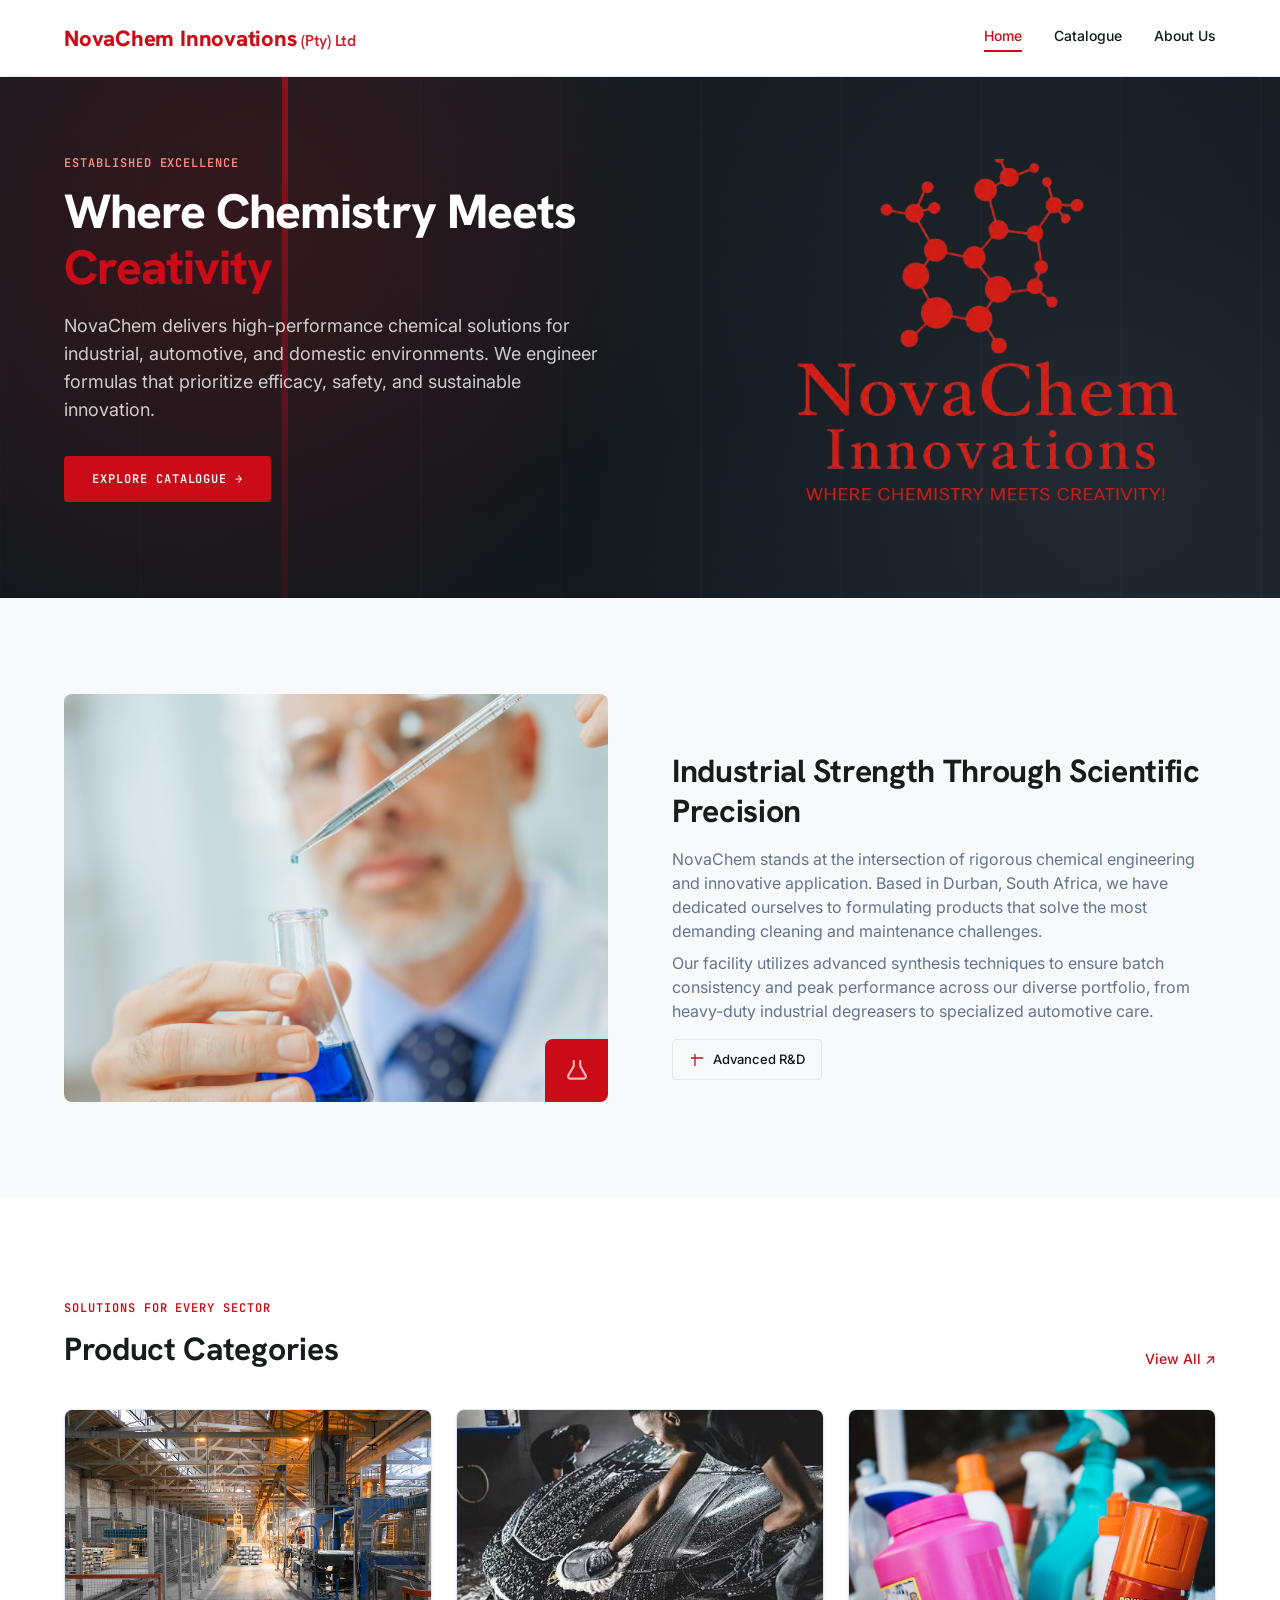
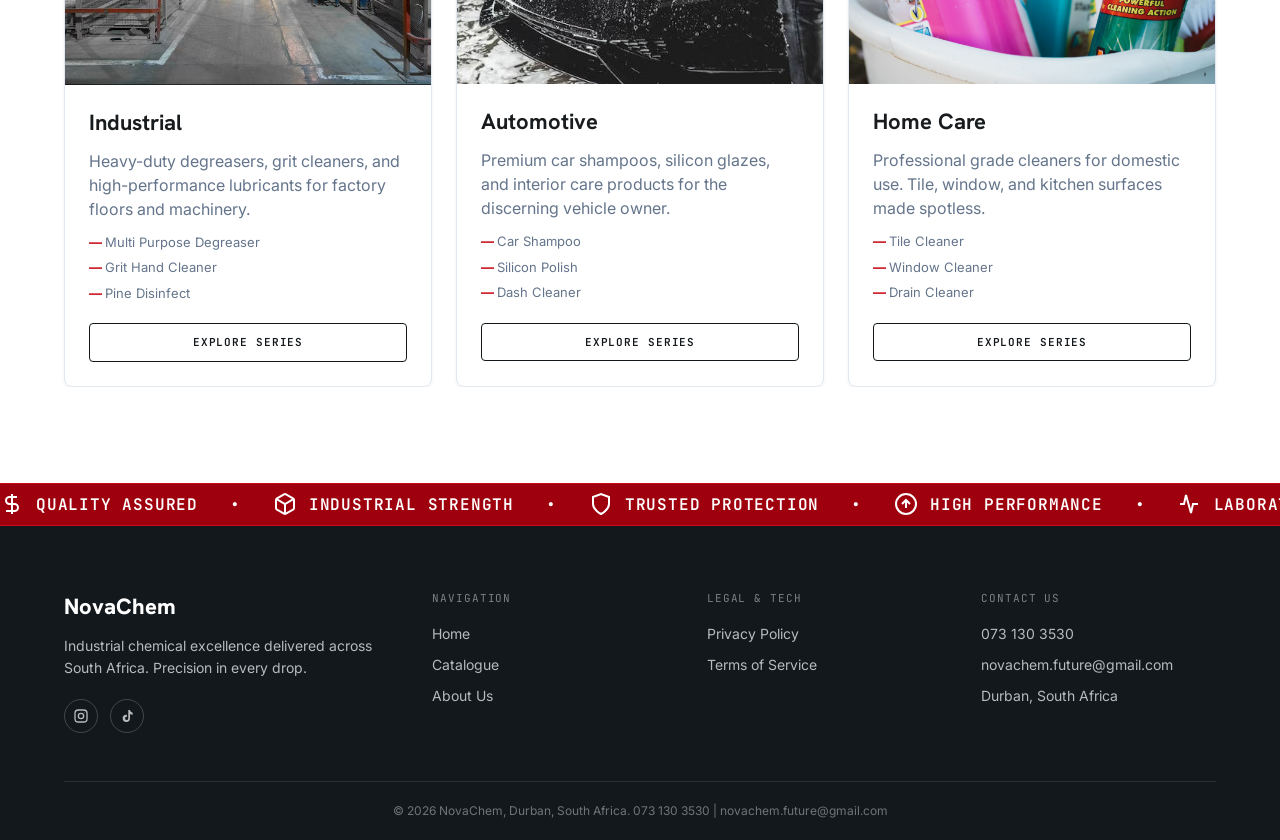
<file: index.html>
<!DOCTYPE html>
<html lang="en">

<head>
  <meta charset="UTF-8">
  <meta name="viewport" content="width=device-width, initial-scale=1.0">
  <title>NovaChem — Where Chemistry Meets Creativity</title>
  <meta name="description"
    content="NovaChem delivers high-performance chemical solutions for industrial, automotive, and domestic environments from our Durban headquarters.">
  <link rel="preconnect" href="https://fonts.googleapis.com">
  <link rel="preconnect" href="https://fonts.gstatic.com" crossorigin>
  <link
    href="https://fonts.googleapis.com/css2?family=Hanken+Grotesk:wght@700;800&family=Inter:wght@400;500&family=JetBrains+Mono:wght@600&display=swap"
    rel="stylesheet">
  <link rel="stylesheet" href="css/style.css">
</head>

<body>

  <header class="site-header">
    <div class="container">
      <a href="index.html" class="logo"><span class="logo-main">NovaChem Innovations</span><span class="logo-suffix">(Pty) Ltd</span></a>
      <nav class="main-nav">
        <a href="index.html" class="active">Home</a>
        <a href="catalogue.html">Catalogue</a>
        <a href="about.html">About Us</a>
      </nav>
      <button class="nav-toggle" aria-label="Toggle menu"><span></span><span></span><span></span></button>
    </div>
    <div class="mobile-nav">
      <a href="index.html" class="active">Home</a>
      <a href="catalogue.html">Catalogue</a>
      <a href="about.html">About Us</a>
    </div>
  </header>

  <!-- Hero -->
  <section class="hero">
    <div class="hero-bg"></div>
    <div class="hero-pillar p1"></div>
    <div class="container" style="position: relative; z-index: 2;">
      <div class="hero-grid">
        <div class="hero-content">
          <span class="eyebrow" style="color:#ff8a80;">Established Excellence</span>
          <h1 class="headline-display">Where Chemistry Meets <span class="accent">Creativity</span></h1>
          <p class="body-lg">NovaChem delivers high-performance chemical solutions for industrial, automotive, and
            domestic environments. We engineer formulas that prioritize efficacy, safety, and sustainable innovation.
          </p>
          <div class="hero-cta">
            <a href="catalogue.html" class="btn btn-primary">Explore Catalogue →</a>

          </div>
        </div>
        <div class="hero-media">
          <img src="images/site/Novachem-site.png" alt="NovaChem products showcase"
            style="width: 100%; height: 100%; object-fit: cover; display: block;">
        </div>
      </div>
    </div>
  </section>



  <!-- Industrial strength feature -->
  <section class="section section-light">
    <div class="container">
      <div class="split">
        <div class="media-block tone-steel" style="aspect-ratio:4/3; position:relative;">
          <img src="images/site/industrial-strength-feature.jpg" alt="NovaChem industrial manufacturing facility">
          <div class="media-badge">
            <svg viewBox="0 0 24 24" fill="none" stroke="currentColor" stroke-width="2">
              <path d="M9 2v5.5L4 16a2 2 0 001.74 3h12.52A2 2 0 0020 16l-5-8.5V2" />
            </svg>
          </div>
        </div>
        <div>
          <span class="eyebrow">&nbsp;</span>
          <h2 class="headline-lg">Industrial Strength Through Scientific Precision</h2>
          <p class="body-md mt-2">NovaChem stands at the intersection of rigorous chemical engineering and innovative
            application. Based in Durban, South Africa, we have dedicated ourselves to formulating products that solve
            the most demanding cleaning and maintenance challenges.</p>
          <p class="body-md mt-1">Our facility utilizes advanced synthesis techniques to ensure batch consistency and
            peak performance across our diverse portfolio, from heavy-duty industrial degreasers to specialized
            automotive care.</p>
          <div class="pill-row mt-2">
            <span class="pill">
              <svg width="16" height="16" viewBox="0 0 24 24" fill="none" stroke="currentColor" stroke-width="2">
                <path d="M9 3v18M3 9h18" />
              </svg>
              Advanced R&amp;D
            </span>
          </div>
        </div>
      </div>
    </div>
  </section>

  <!-- Product categories -->
  <section class="section section-white">
    <div class="container">
      <div class="section-head section-head-row">
        <div>
          <span class="eyebrow">Solutions For Every Sector</span>
          <h2 class="headline-lg">Product Categories</h2>
        </div>
        <a href="catalogue.html" class="label-md" style="color:var(--primary-strong);">View All ↗</a>
      </div>

      <div class="card-grid cols-3">
        <div class="category-card">
          <div class="media-block tone-steel">
            <img src="images/site/category-industrial.jpg" alt="Industrial product category">
          </div>
          <div class="category-card-body">
            <h3 class="headline-md">Industrial</h3>
            <p class="body-md">Heavy-duty degreasers, grit cleaners, and high-performance lubricants for factory floors
              and machinery.</p>
            <ul>
              <li>Multi Purpose Degreaser</li>
              <li>Grit Hand Cleaner</li>
              <li>Pine Disinfect</li>
            </ul>
            <a href="catalogue.html?cat=industrial" class="btn btn-secondary btn-sm btn-block mt-1">Explore Series</a>
          </div>
        </div>

        <div class="category-card">
          <div class="media-block tone-red">
            <img src="images/site/category-automotive.jpg" alt="Automotive product category">
          </div>
          <div class="category-card-body">
            <h3 class="headline-md">Automotive</h3>
            <p class="body-md">Premium car shampoos, silicon glazes, and interior care products for the discerning
              vehicle owner.</p>
            <ul>
              <li>Car Shampoo</li>
              <li>Silicon Polish</li>
              <li>Dash Cleaner</li>
            </ul>
            <a href="catalogue.html?cat=automotive" class="btn btn-secondary btn-sm btn-block mt-1">Explore Series</a>
          </div>
        </div>

        <div class="category-card">
          <div class="media-block tone-light">
            <img src="images/site/category-home-care.jpg" alt="Home Care product category">
          </div>
          <div class="category-card-body">
            <h3 class="headline-md">Home Care</h3>
            <p class="body-md">Professional grade cleaners for domestic use. Tile, window, and kitchen surfaces made
              spotless.</p>
            <ul>
              <li>Tile Cleaner</li>
              <li>Window Cleaner</li>
              <li>Drain Cleaner</li>
            </ul>
            <a href="catalogue.html?cat=cleaners" class="btn btn-secondary btn-sm btn-block mt-1">Explore Series</a>
          </div>
        </div>
      </div>
    </div>
  </section>

  <!-- Infinite Marquee -->
  <div class="marquee-section">
    <div class="marquee-container">
      <div class="marquee-content">
        <span><svg width="24" height="24" viewBox="0 0 24 24" fill="none" stroke="currentColor" stroke-width="2"><path d="M12 2v20M17 5H9.5a3.5 3.5 0 0 0 0 7h5a3.5 3.5 0 0 1 0 7H6"/></svg> Quality Assured</span>
        <span>•</span>
        <span><svg width="24" height="24" viewBox="0 0 24 24" fill="none" stroke="currentColor" stroke-width="2"><path d="M21 16V8a2 2 0 0 0-1-1.73l-7-4a2 2 0 0 0-2 0l-7 4A2 2 0 0 0 3 8v8a2 2 0 0 0 1 1.73l7 4a2 2 0 0 0 2 0l7-4A2 2 0 0 0 21 16z"></path><polyline points="3.27 6.96 12 12.01 20.73 6.96"></polyline><line x1="12" y1="22.08" x2="12" y2="12"></line></svg> Industrial Strength</span>
        <span>•</span>
        <span><svg width="24" height="24" viewBox="0 0 24 24" fill="none" stroke="currentColor" stroke-width="2"><path d="M12 22s8-4 8-10V5l-8-3-8 3v7c0 6 8 10 8 10z"></path></svg> Trusted Protection</span>
        <span>•</span>
        <span><svg width="24" height="24" viewBox="0 0 24 24" fill="none" stroke="currentColor" stroke-width="2"><circle cx="12" cy="12" r="10"></circle><path d="M16 12l-4-4-4 4"></path><path d="M12 16V8"></path></svg> High Performance</span>
        <span>•</span>
        <span><svg width="24" height="24" viewBox="0 0 24 24" fill="none" stroke="currentColor" stroke-width="2"><path d="M2 12h4l2-9 5 18 2-9h5"></path></svg> Laboratory Tested</span>
        <span>•</span>
      </div>
      <!-- Duplicate for infinite effect -->
      <div class="marquee-content" aria-hidden="true">
        <span><svg width="24" height="24" viewBox="0 0 24 24" fill="none" stroke="currentColor" stroke-width="2"><path d="M12 2v20M17 5H9.5a3.5 3.5 0 0 0 0 7h5a3.5 3.5 0 0 1 0 7H6"/></svg> Quality Assured</span>
        <span>•</span>
        <span><svg width="24" height="24" viewBox="0 0 24 24" fill="none" stroke="currentColor" stroke-width="2"><path d="M21 16V8a2 2 0 0 0-1-1.73l-7-4a2 2 0 0 0-2 0l-7 4A2 2 0 0 0 3 8v8a2 2 0 0 0 1 1.73l7 4a2 2 0 0 0 2 0l7-4A2 2 0 0 0 21 16z"></path><polyline points="3.27 6.96 12 12.01 20.73 6.96"></polyline><line x1="12" y1="22.08" x2="12" y2="12"></line></svg> Industrial Strength</span>
        <span>•</span>
        <span><svg width="24" height="24" viewBox="0 0 24 24" fill="none" stroke="currentColor" stroke-width="2"><path d="M12 22s8-4 8-10V5l-8-3-8 3v7c0 6 8 10 8 10z"></path></svg> Trusted Protection</span>
        <span>•</span>
        <span><svg width="24" height="24" viewBox="0 0 24 24" fill="none" stroke="currentColor" stroke-width="2"><circle cx="12" cy="12" r="10"></circle><path d="M16 12l-4-4-4 4"></path><path d="M12 16V8"></path></svg> High Performance</span>
        <span>•</span>
        <span><svg width="24" height="24" viewBox="0 0 24 24" fill="none" stroke="currentColor" stroke-width="2"><path d="M2 12h4l2-9 5 18 2-9h5"></path></svg> Laboratory Tested</span>
        <span>•</span>
      </div>
    </div>
  </div>

  <!-- Footer -->
  <footer class="site-footer">
    <div class="container">
      <div class="footer-grid">
        <div>
          <h4>NovaChem</h4>
          <p>Industrial chemical excellence delivered across South Africa. Precision in every drop.</p>
          <div class="footer-social">
            <a href="https://www.instagram.com/novachem_innovations/" aria-label="Instagram"><svg width="16" height="16"
                viewBox="0 0 24 24" fill="none" stroke="currentColor" stroke-width="2">
                <rect x="3" y="3" width="18" height="18" rx="5" />
                <circle cx="12" cy="12" r="4" />
                <circle cx="17.5" cy="6.5" r="0.6" fill="currentColor" stroke="none" />
              </svg></a>
            <a href="https://www.tiktok.com/@novachem_innovations?_r=1&_t=ZS-97QQPEQfLev" aria-label="TikTok"><svg
                width="16" height="16" viewBox="0 0 24 24" fill="currentColor" stroke="none">
                <path
                  d="M16.5 3c.4 2.1 1.9 3.7 4 4v3.1c-1.5 0-2.9-.4-4-1.2v6.6a5.5 5.5 0 11-5.5-5.5c.3 0 .6 0 .9.1v3.1a2.4 2.4 0 102 2.4V3h2.6z" />
              </svg></a>

          </div>
        </div>
        <div class="footer-col">
          <div class="footer-col-title">Navigation</div>
          <ul>
            <li><a href="index.html">Home</a></li>
            <li><a href="catalogue.html">Catalogue</a></li>
            <li><a href="about.html">About Us</a></li>
          </ul>
        </div>
        <div class="footer-col">
          <div class="footer-col-title">Legal &amp; Tech</div>
          <ul>
            <li><a href="privacy-policy.html">Privacy Policy</a></li>
            <li><a href="terms-of-service.html">Terms of Service</a></li>
          </ul>
        </div>
        <div class="footer-col">
          <div class="footer-col-title">Contact Us</div>
          <ul>
            <li>073 130 3530</li>
            <li>novachem.future@gmail.com</li>
            <li>Durban, South Africa</li>
          </ul>
        </div>
      </div>
      <div class="footer-bottom">© 2026 NovaChem, Durban, South Africa. 073 130 3530 | novachem.future@gmail.com</div>
    </div>
  </footer>

  <script src="js/main.js"></script>
</body>

</html>
</file>
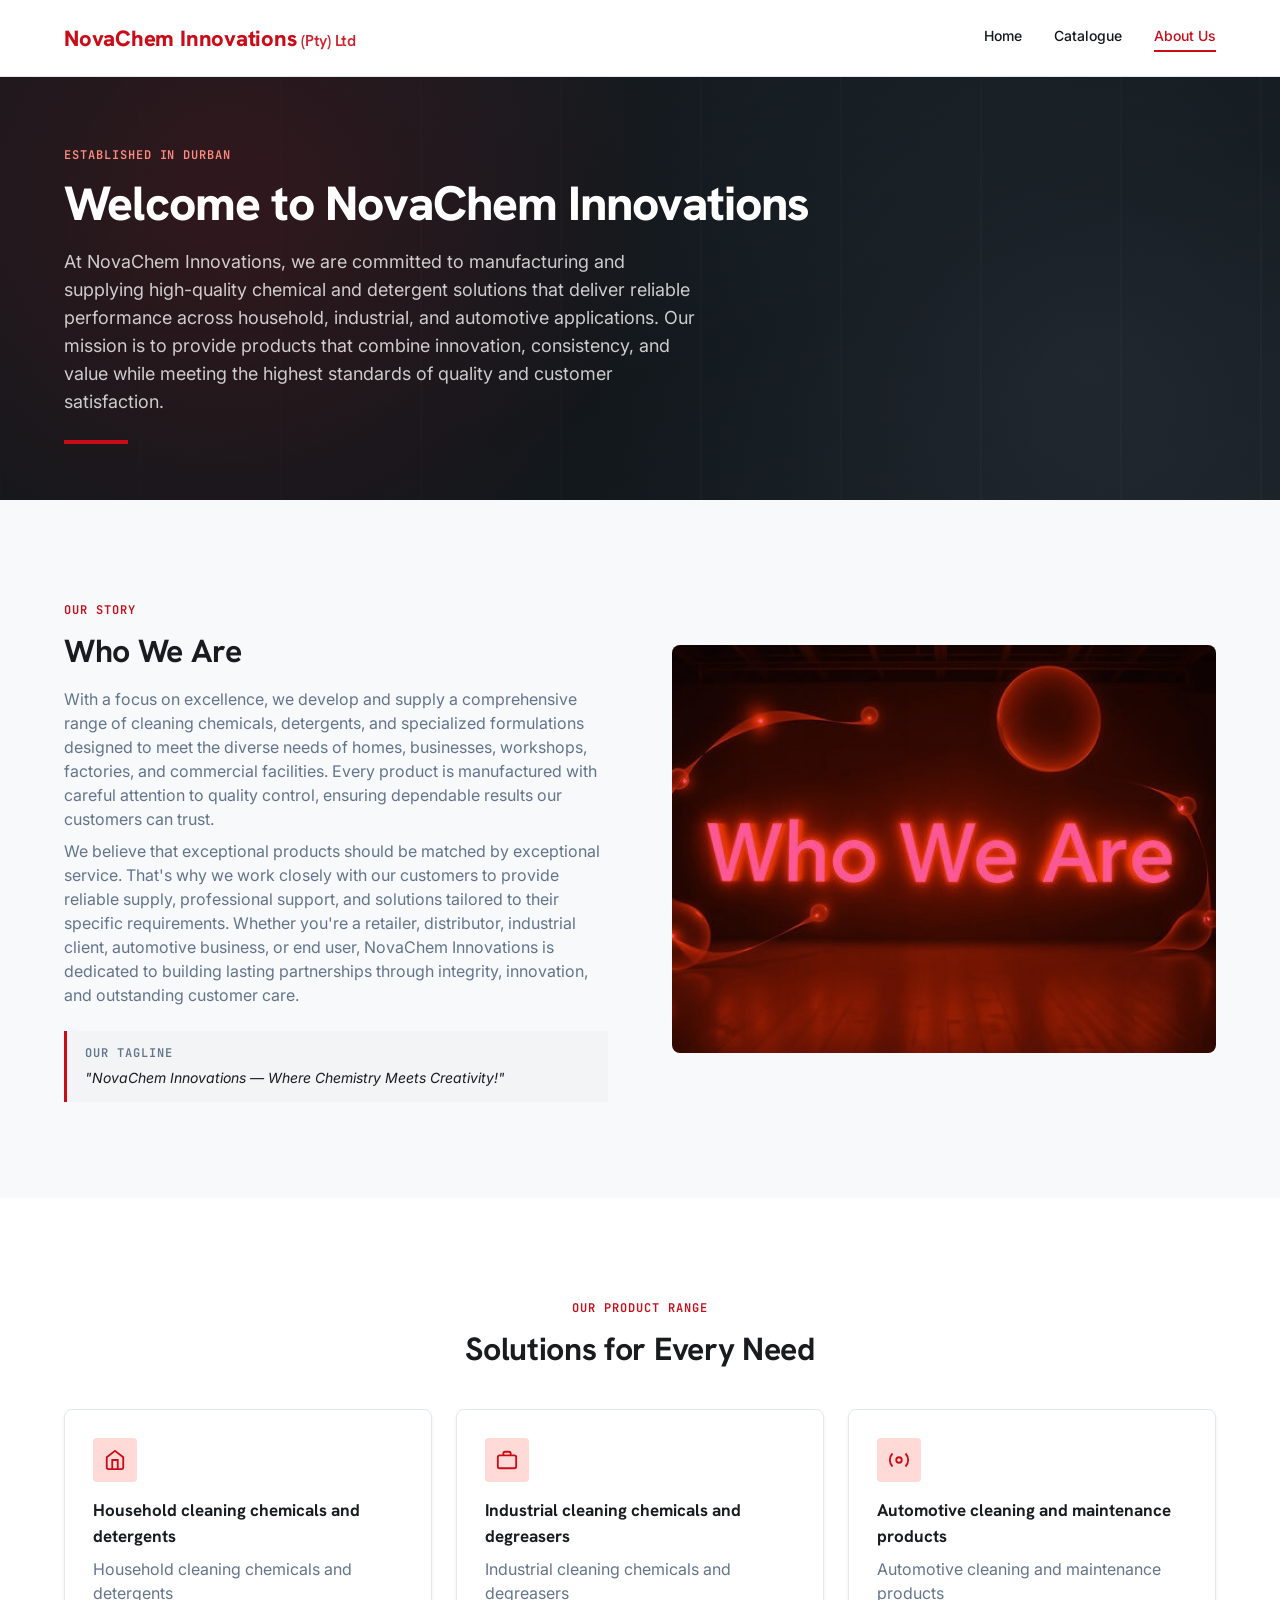
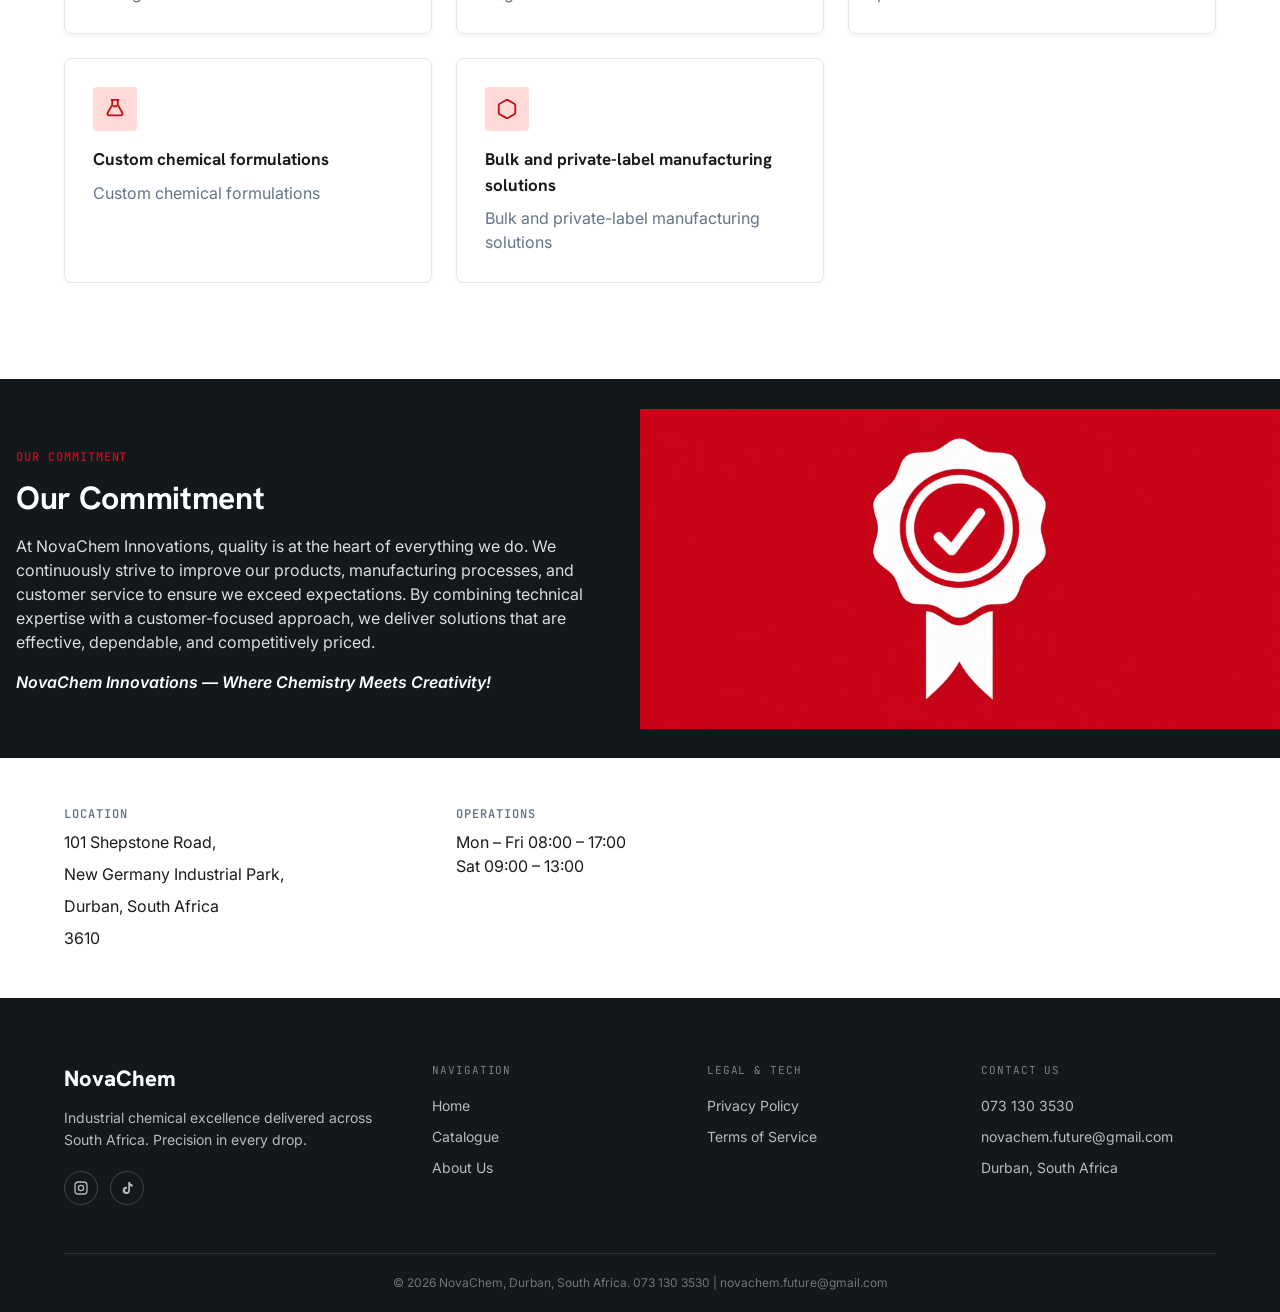
<file: about.html>
<!DOCTYPE html>
<html lang="en">
<head>
<meta charset="UTF-8">
<meta name="viewport" content="width=device-width, initial-scale=1.0">
<title>About Us — NovaChem</title>
<meta name="description" content="Pioneering industrial chemical excellence from Durban, South Africa. Learn about NovaChem's story, values, and quality commitments.">
<link rel="preconnect" href="https://fonts.googleapis.com">
<link rel="preconnect" href="https://fonts.gstatic.com" crossorigin>
<link href="https://fonts.googleapis.com/css2?family=Hanken+Grotesk:wght@700;800&family=Inter:wght@400;500&family=JetBrains+Mono:wght@600&display=swap" rel="stylesheet">
<link rel="stylesheet" href="css/style.css">
</head>
<body>

<header class="site-header">
  <div class="container">
    <a href="index.html" class="logo"><span class="logo-main">NovaChem Innovations</span><span class="logo-suffix">(Pty) Ltd</span></a>
    <nav class="main-nav">
      <a href="index.html">Home</a>
      <a href="catalogue.html">Catalogue</a>
      <a href="about.html" class="active">About Us</a>
    </nav>
    <button class="nav-toggle" aria-label="Toggle menu"><span></span><span></span><span></span></button>
  </div>
  <div class="mobile-nav">
    <a href="index.html">Home</a>
    <a href="catalogue.html">Catalogue</a>
    <a href="about.html" class="active">About Us</a>
  </div>
</header>

<!-- Page hero -->
<section class="page-hero">
  <div class="hero-bg"></div>
  <div class="container" style="position:relative;">
    <span class="eyebrow" style="color:#ff8a80;">Established In Durban</span>
    <h1 class="headline-display">Welcome to NovaChem Innovations</h1>
    <p class="body-lg mt-2">At NovaChem Innovations, we are committed to manufacturing and supplying high-quality chemical and detergent solutions that deliver reliable performance across household, industrial, and automotive applications. Our mission is to provide products that combine innovation, consistency, and value while meeting the highest standards of quality and customer satisfaction.</p>
    <div class="accent-rule"></div>
  </div>
</section>

<!-- Our story -->
<section class="section section-light">
  <div class="container">
    <div class="split">
      <div>
        <span class="eyebrow">Our Story</span>
        <h2 class="headline-lg">Who We Are</h2>
        <p class="body-md mt-2">With a focus on excellence, we develop and supply a comprehensive range of cleaning chemicals, detergents, and specialized formulations designed to meet the diverse needs of homes, businesses, workshops, factories, and commercial facilities. Every product is manufactured with careful attention to quality control, ensuring dependable results our customers can trust.</p>
        <p class="body-md mt-1">We believe that exceptional products should be matched by exceptional service. That's why we work closely with our customers to provide reliable supply, professional support, and solutions tailored to their specific requirements. Whether you're a retailer, distributor, industrial client, automotive business, or end user, NovaChem Innovations is dedicated to building lasting partnerships through integrity, innovation, and outstanding customer care.</p>
        <div style="border-left:3px solid var(--primary-strong); padding:14px 18px; background:var(--surface-container-low); margin-top:24px;">
          <div class="label-caps" style="color:var(--steel-gray); margin-bottom:6px;">Our Tagline</div>
          <p style="font-style:italic; font-size:14px; color:var(--on-surface);">"NovaChem Innovations — Where Chemistry Meets Creativity!"</p>
        </div>
      </div>
      <div>
        <div class="media-block tone-light has-image" style="aspect-ratio:4/3; min-height:260px;">
          <img src="images/site/industrial-strength-features.jpg" alt="NovaChem operations overview" loading="lazy">
        </div>
      </div>
    </div>
      </div>
    </div>
  </div>
</section>

<!-- Value proposition -->
<section class="section section-white">
  <div class="container">
    <div class="section-head text-center">
      <span class="eyebrow">Our Product Range</span>
      <h2 class="headline-lg">Solutions for Every Need</h2>
    </div>
      <div class="card-grid cols-3">
        <div class="value-card">
          <div class="icon-box">
            <svg width="22" height="22" viewBox="0 0 24 24" fill="none" stroke="currentColor" stroke-width="2"><path d="M3 9l9-7 9 7v11a2 2 0 01-2 2H5a2 2 0 01-2-2z"/><polyline points="9 22 9 12 15 12 15 22"/></svg>
          </div>
          <h3>Household cleaning chemicals and detergents</h3>
          <p class="body-md">Household cleaning chemicals and detergents</p>
        </div>
        <div class="value-card">
          <div class="icon-box">
            <svg width="22" height="22" viewBox="0 0 24 24" fill="none" stroke="currentColor" stroke-width="2"><rect x="2" y="7" width="20" height="14" rx="2"/><path d="M16 7V5a2 2 0 00-2-2h-4a2 2 0 00-2 2v2"/></svg>
          </div>
          <h3>Industrial cleaning chemicals and degreasers</h3>
          <p class="body-md">Industrial cleaning chemicals and degreasers</p>
        </div>
        <div class="value-card">
          <div class="icon-box">
            <svg width="22" height="22" viewBox="0 0 24 24" fill="none" stroke="currentColor" stroke-width="2"><circle cx="12" cy="12" r="3"/><path d="M19.07 4.93a10 10 0 010 14.14M4.93 4.93a10 10 0 000 14.14"/></svg>
          </div>
          <h3>Automotive cleaning and maintenance products</h3>
          <p class="body-md">Automotive cleaning and maintenance products</p>
        </div>
        <div class="value-card">
          <div class="icon-box">
            <svg width="22" height="22" viewBox="0 0 24 24" fill="none" stroke="currentColor" stroke-width="2"><path d="M9 2v5.5L4 16a2 2 0 001.74 3h12.52A2 2 0 0020 16l-5-8.5V2"/><path d="M7.5 2h9M9.5 9h5"/></svg>
          </div>
          <h3>Custom chemical formulations</h3>
          <p class="body-md">Custom chemical formulations</p>
        </div>
        <div class="value-card">
          <div class="icon-box">
            <svg width="22" height="22" viewBox="0 0 24 24" fill="none" stroke="currentColor" stroke-width="2"><path d="M21 16V8a2 2 0 00-1-1.73l-7-4a2 2 0 00-2 0l-7 4A2 2 0 003 8v8a2 2 0 001 1.73l7 4a2 2 0 002 0l7-4A2 2 0 0021 16z"/></svg>
          </div>
          <h3>Bulk and private-label manufacturing solutions</h3>
          <p class="body-md">Bulk and private-label manufacturing solutions</p>
        </div>
      </div>
  </div>
</section>

<!-- Quality assurance -->
<section class="section section-dark" style="padding-top:0; padding-bottom:0;">
  <div class="split" style="max-width:var(--container-max); margin:0 auto; gap:0;">
    <div style="padding:64px var(--margin-mobile);">
      <span class="eyebrow">Our Commitment</span>
      <h2 class="headline-lg" style="color:#fff;">Our Commitment</h2>
      <p class="body-md mt-2" style="color:rgba(255,255,255,0.85);">At NovaChem Innovations, quality is at the heart of everything we do. We continuously strive to improve our products, manufacturing processes, and customer service to ensure we exceed expectations. By combining technical expertise with a customer-focused approach, we deliver solutions that are effective, dependable, and competitively priced.</p>
      <p class="body-md mt-2" style="color:#fff; font-style:italic; font-weight:600;">NovaChem Innovations — Where Chemistry Meets Creativity!</p>
      
    </div>
    <div class="media-block tone-red has-image" style="border-radius:0; min-height:340px;">
      <img src="images/site/about-quality-assurance.jpg" alt="NovaChem quality assurance testing">
    </div>
  </div>
</section>

<!-- Contact strip -->
<section class="section section-white" style="padding-top:48px; padding-bottom:48px;">
  <div class="container">
    <div class="card-grid cols-3">
      <div>
        <div class="label-caps" style="color:var(--steel-gray);">Location</div>
        <p class="body-md mt-1" style="color:var(--on-surface);">101 Shepstone Road,</p>
        <p class="body-md mt-1" style="color:var(--on-surface);">New Germany Industrial Park,</p>
        <p class="body-md mt-1" style="color:var(--on-surface);">Durban, South Africa</p>
        <p class="body-md mt-1" style="color:var(--on-surface);">3610</p>
      </div>
      <div>
        <div class="label-caps" style="color:var(--steel-gray);">Operations</div>
        <p class="body-md mt-1" style="color:var(--on-surface);">Mon – Fri 08:00 – 17:00<br>Sat 09:00 – 13:00</p>
      </div>
      
    </div>
  </div>
</section>

<!-- Footer -->
<footer class="site-footer">
  <div class="container">
    <div class="footer-grid">
      <div>
        <h4>NovaChem</h4>
        <p>Industrial chemical excellence delivered across South Africa. Precision in every drop.</p>
        <div class="footer-social">
          <a href="https://www.instagram.com/novachem_innovations/" aria-label="Instagram"><svg width="16" height="16" viewBox="0 0 24 24" fill="none" stroke="currentColor" stroke-width="2"><rect x="3" y="3" width="18" height="18" rx="5"/><circle cx="12" cy="12" r="4"/><circle cx="17.5" cy="6.5" r="0.6" fill="currentColor" stroke="none"/></svg></a>
          <a href="https://www.tiktok.com/@novachem_innovations?_r=1&_t=ZS-97QQPEQfLev" aria-label="TikTok"><svg width="16" height="16" viewBox="0 0 24 24" fill="currentColor" stroke="none"><path d="M16.5 3c.4 2.1 1.9 3.7 4 4v3.1c-1.5 0-2.9-.4-4-1.2v6.6a5.5 5.5 0 11-5.5-5.5c.3 0 .6 0 .9.1v3.1a2.4 2.4 0 102 2.4V3h2.6z"/></svg></a>

        </div>
      </div>
      <div class="footer-col">
        <div class="footer-col-title">Navigation</div>
        <ul>
          <li><a href="index.html">Home</a></li>
          <li><a href="catalogue.html">Catalogue</a></li>
          <li><a href="about.html">About Us</a></li>
        </ul>
      </div>
      <div class="footer-col">
        <div class="footer-col-title">Legal &amp; Tech</div>
        <ul>
          <li><a href="privacy-policy.html">Privacy Policy</a></li>
          <li><a href="terms-of-service.html">Terms of Service</a></li>
        </ul>
      </div>
      <div class="footer-col">
        <div class="footer-col-title">Contact Us</div>
        <ul>
          <li>073 130 3530</li>
          <li>novachem.future@gmail.com</li>
          <li>Durban, South Africa</li>
        </ul>
      </div>
    </div>
    <div class="footer-bottom">© 2026 NovaChem, Durban, South Africa. 073 130 3530 | novachem.future@gmail.com</div>
  </div>
</footer>

<script src="js/main.js"></script>
</body>
</html>
</file>
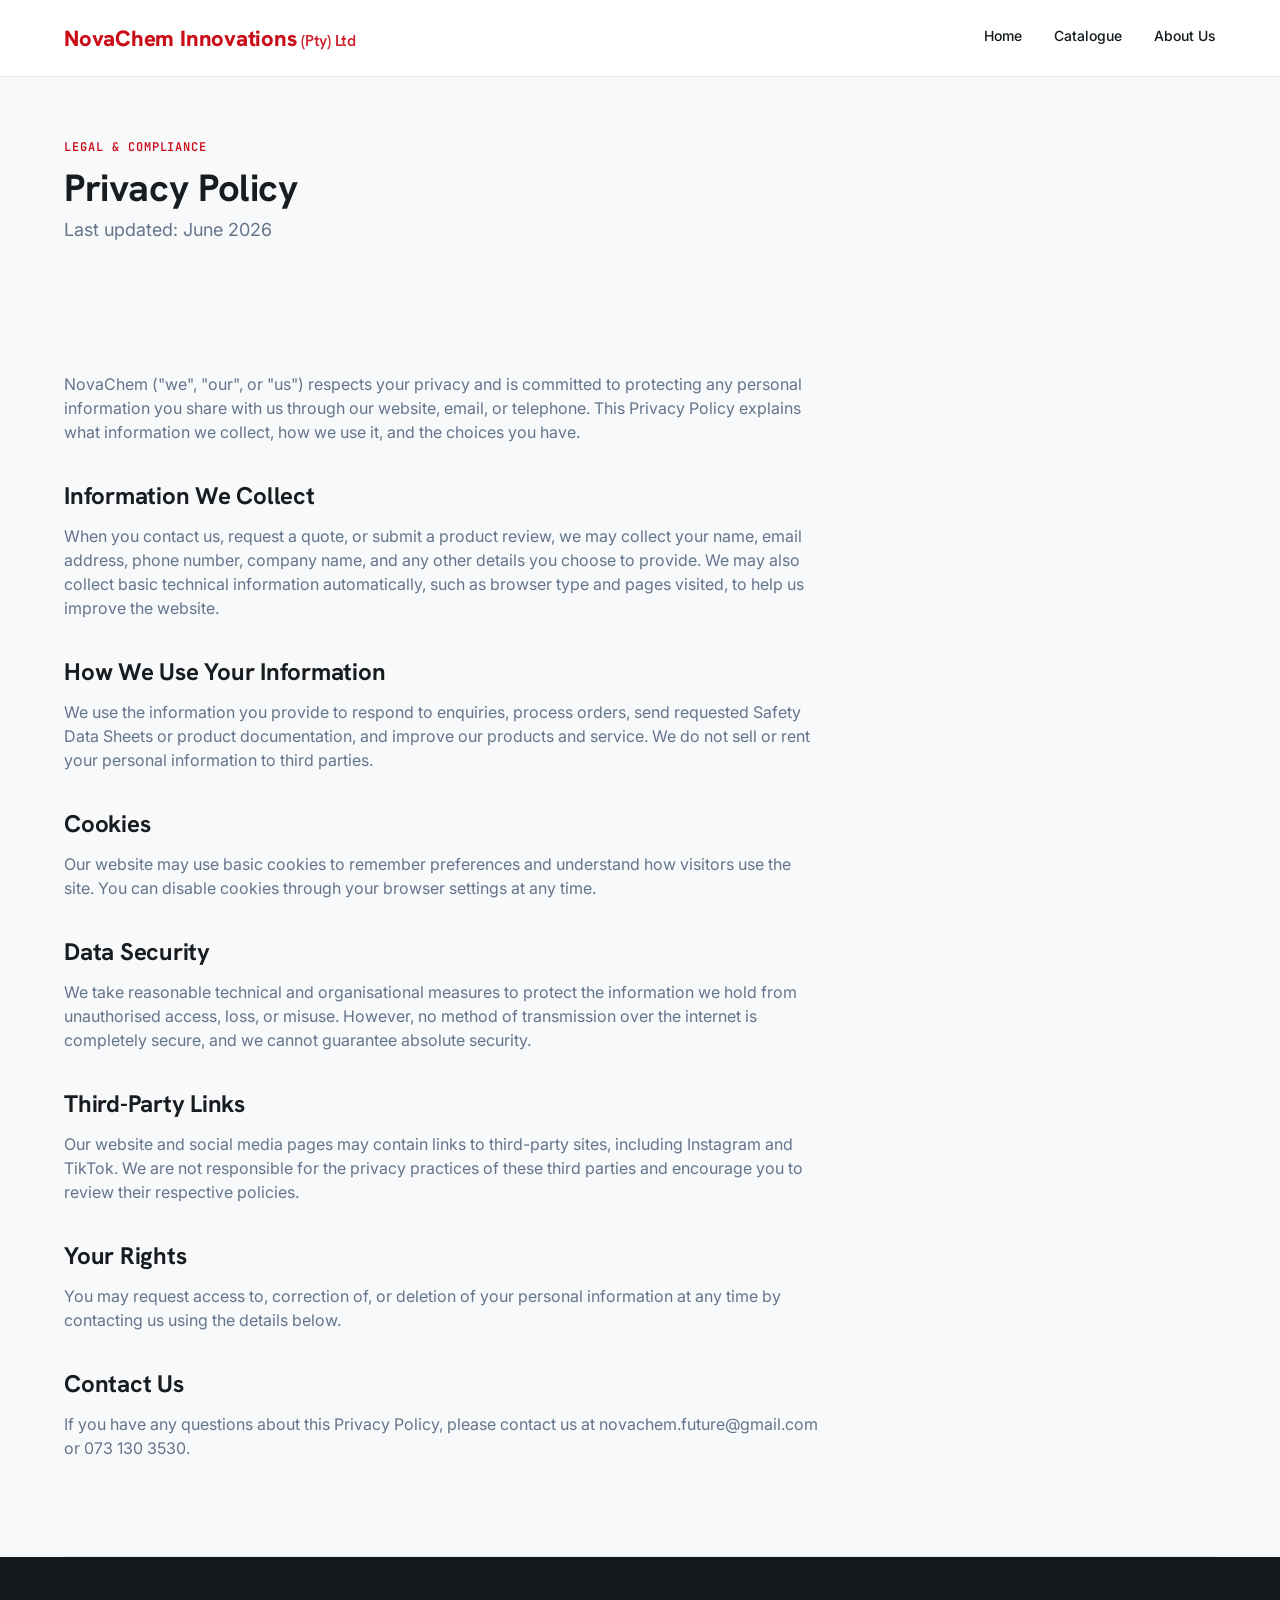
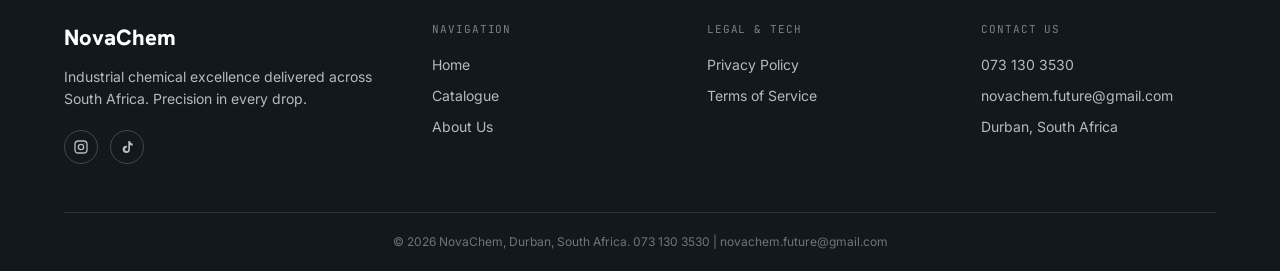
<file: privacy-policy.html>
<!DOCTYPE html>
<html lang="en">
<head>
<meta charset="UTF-8">
<meta name="viewport" content="width=device-width, initial-scale=1.0">
<title>Privacy Policy — NovaChem</title>
<meta name="description" content="NovaChem's Privacy Policy — how we collect, use, and protect your information.">
<link rel="preconnect" href="https://fonts.googleapis.com">
<link rel="preconnect" href="https://fonts.gstatic.com" crossorigin>
<link href="https://fonts.googleapis.com/css2?family=Hanken+Grotesk:wght@700;800&family=Inter:wght@400;500&family=JetBrains+Mono:wght@600&display=swap" rel="stylesheet">
<link rel="stylesheet" href="css/style.css">
<link rel="stylesheet" href="css/pages.css">
</head>
<body>

<header class="site-header">
  <div class="container">
    <a href="index.html" class="logo"><span class="logo-main">NovaChem Innovations</span><span class="logo-suffix">(Pty) Ltd</span></a>
    <nav class="main-nav">
      <a href="index.html">Home</a>
      <a href="catalogue.html">Catalogue</a>
      <a href="about.html">About Us</a>
    </nav>
    <button class="nav-toggle" aria-label="Toggle menu"><span></span><span></span><span></span></button>
  </div>
  <div class="mobile-nav">
    <a href="index.html">Home</a>
    <a href="catalogue.html">Catalogue</a>
    <a href="about.html">About Us</a>
  </div>
</header>

<section class="simple-page-head section-light">
  <div class="container">
    <span class="eyebrow">Legal &amp; Compliance</span>
    <h1 class="headline-lg legal-heading-lg">Privacy Policy</h1>
    <p class="body-lg mt-1">Last updated: June 2026</p>
  </div>
</section>

<section class="section">
  <div class="container">
    <div class="legal-content">

      <p class="body-md">NovaChem ("we", "our", or "us") respects your privacy and is committed to protecting any personal information you share with us through our website, email, or telephone. This Privacy Policy explains what information we collect, how we use it, and the choices you have.</p>

      <h2 class="headline-lg legal-heading-sm">Information We Collect</h2>
      <p class="body-md mt-1">When you contact us, request a quote, or submit a product review, we may collect your name, email address, phone number, company name, and any other details you choose to provide. We may also collect basic technical information automatically, such as browser type and pages visited, to help us improve the website.</p>

      <h2 class="headline-lg legal-heading-sm">How We Use Your Information</h2>
      <p class="body-md mt-1">We use the information you provide to respond to enquiries, process orders, send requested Safety Data Sheets or product documentation, and improve our products and service. We do not sell or rent your personal information to third parties.</p>

      <h2 class="headline-lg legal-heading-sm">Cookies</h2>
      <p class="body-md mt-1">Our website may use basic cookies to remember preferences and understand how visitors use the site. You can disable cookies through your browser settings at any time.</p>

      <h2 class="headline-lg legal-heading-sm">Data Security</h2>
      <p class="body-md mt-1">We take reasonable technical and organisational measures to protect the information we hold from unauthorised access, loss, or misuse. However, no method of transmission over the internet is completely secure, and we cannot guarantee absolute security.</p>

      <h2 class="headline-lg legal-heading-sm">Third-Party Links</h2>
      <p class="body-md mt-1">Our website and social media pages may contain links to third-party sites, including Instagram and TikTok. We are not responsible for the privacy practices of these third parties and encourage you to review their respective policies.</p>

      <h2 class="headline-lg legal-heading-sm">Your Rights</h2>
      <p class="body-md mt-1">You may request access to, correction of, or deletion of your personal information at any time by contacting us using the details below.</p>

      <h2 class="headline-lg legal-heading-sm">Contact Us</h2>
      <p class="body-md mt-1">If you have any questions about this Privacy Policy, please contact us at <a href="mailto:novachem.future@gmail.com">novachem.future@gmail.com</a> or 073 130 3530.</p>

    </div>
  </div>
</section>

<div class="container"><div class="divider"></div></div>

<footer class="site-footer">
  <div class="container">
    <div class="footer-grid">
      <div>
        <h4>NovaChem</h4>
        <p>Industrial chemical excellence delivered across South Africa. Precision in every drop.</p>
        <div class="footer-social">
          <a href="https://www.instagram.com/novachem_innovations/" aria-label="Instagram"><svg width="16" height="16" viewBox="0 0 24 24" fill="none" stroke="currentColor" stroke-width="2"><rect x="3" y="3" width="18" height="18" rx="5"/><circle cx="12" cy="12" r="4"/><circle cx="17.5" cy="6.5" r="0.6" fill="currentColor" stroke="none"/></svg></a>
          <a href="https://www.tiktok.com/@novachem_innovations?_r=1&_t=ZS-97QQPEQfLev" aria-label="TikTok"><svg width="16" height="16" viewBox="0 0 24 24" fill="currentColor" stroke="none"><path d="M16.5 3c.4 2.1 1.9 3.7 4 4v3.1c-1.5 0-2.9-.4-4-1.2v6.6a5.5 5.5 0 11-5.5-5.5c.3 0 .6 0 .9.1v3.1a2.4 2.4 0 102 2.4V3h2.6z"/></svg></a>

        </div>
      </div>
      <div class="footer-col">
        <div class="footer-col-title">Navigation</div>
        <ul>
          <li><a href="index.html">Home</a></li>
          <li><a href="catalogue.html">Catalogue</a></li>
          <li><a href="about.html">About Us</a></li>
        </ul>
      </div>
      <div class="footer-col">
        <div class="footer-col-title">Legal &amp; Tech</div>
        <ul>
          <li><a href="privacy-policy.html">Privacy Policy</a></li>
          <li><a href="terms-of-service.html">Terms of Service</a></li>
        </ul>
      </div>
      <div class="footer-col">
        <div class="footer-col-title">Contact Us</div>
        <ul>
          <li>073 130 3530</li>
          <li>novachem.future@gmail.com</li>
          <li>Durban, South Africa</li>
        </ul>
      </div>
    </div>
    <div class="footer-bottom">© 2026 NovaChem, Durban, South Africa. 073 130 3530 | novachem.future@gmail.com</div>
  </div>
</footer>

<script src="js/main.js"></script>
</body>
</html>
</file>
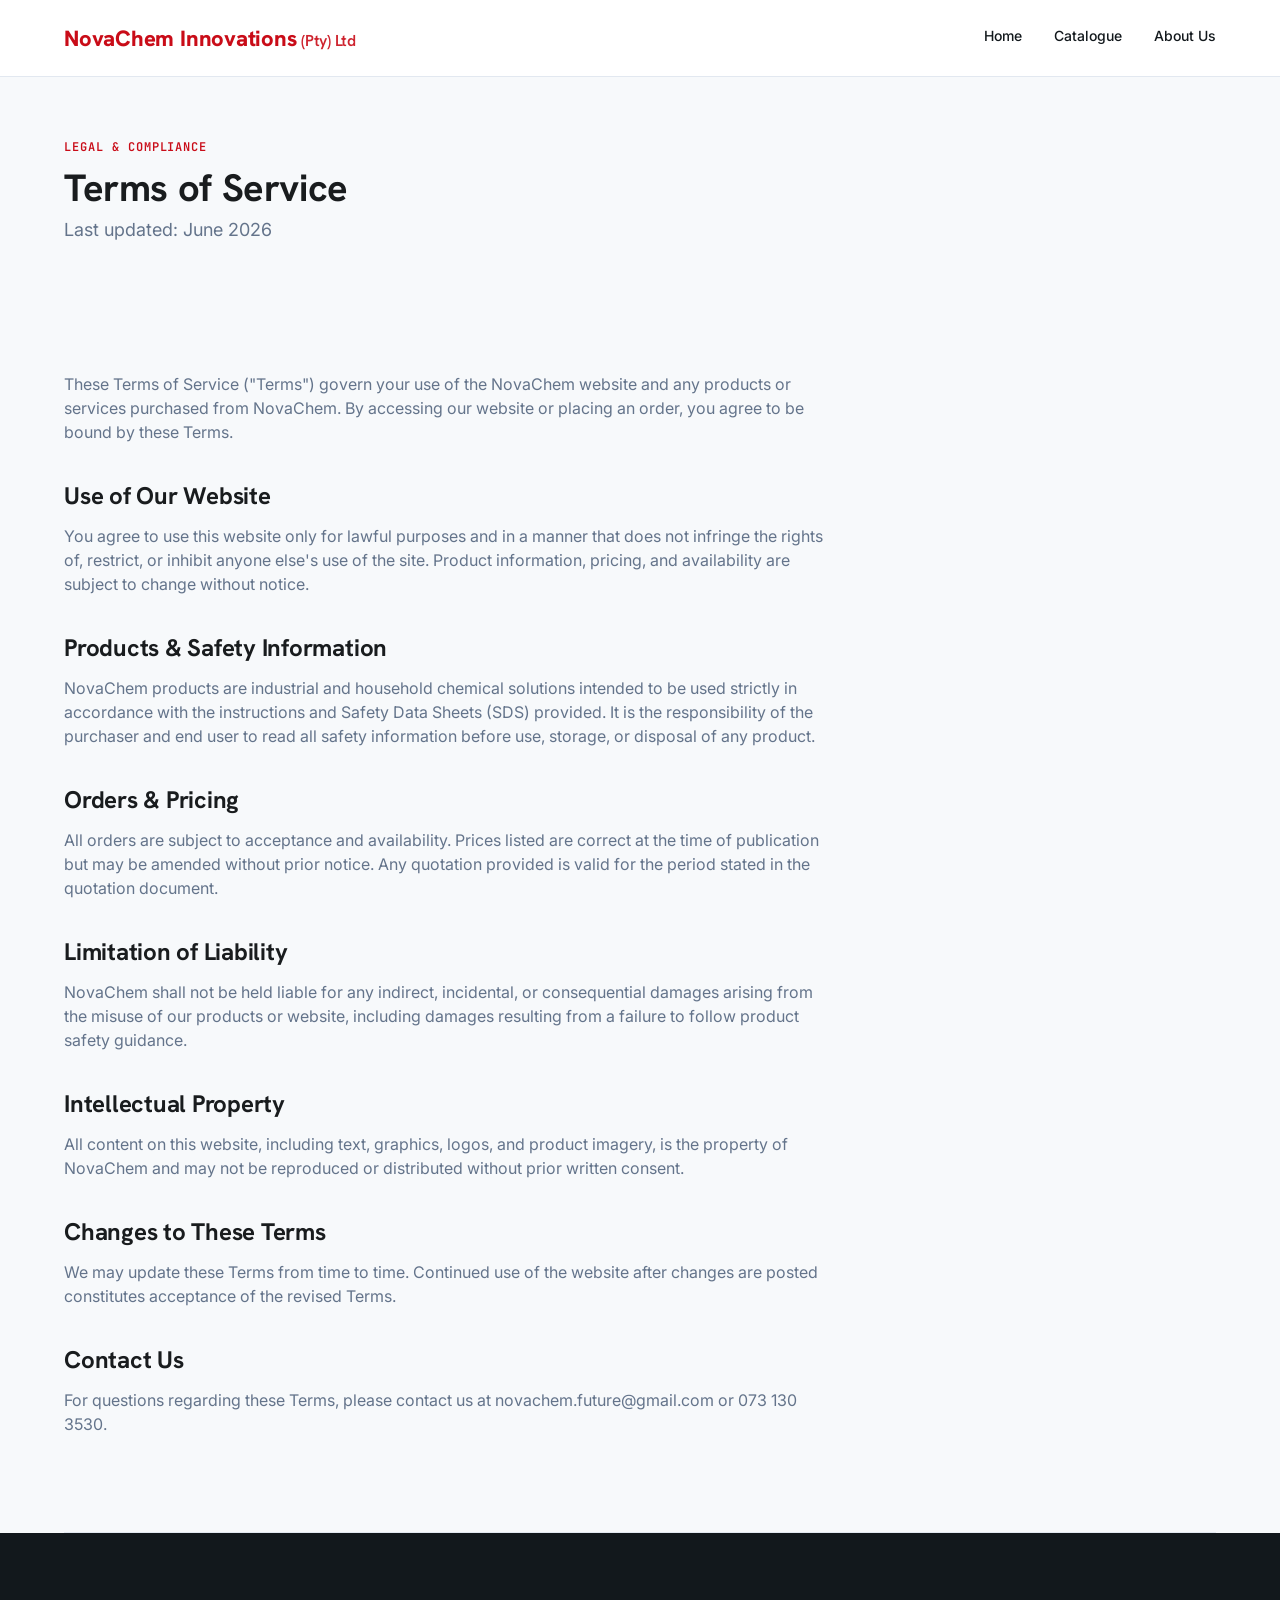
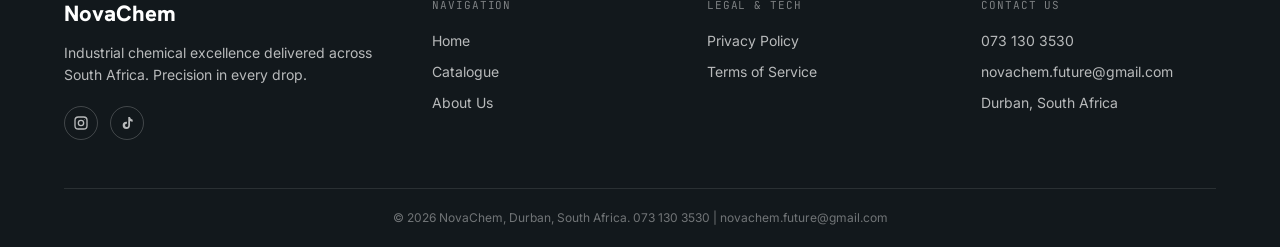
<file: terms-of-service.html>
<!DOCTYPE html>
<html lang="en">
<head>
<meta charset="UTF-8">
<meta name="viewport" content="width=device-width, initial-scale=1.0">
<title>Terms of Service — NovaChem</title>
<meta name="description" content="NovaChem's Terms of Service — the terms and conditions governing use of our website and products.">
<link rel="preconnect" href="https://fonts.googleapis.com">
<link rel="preconnect" href="https://fonts.gstatic.com" crossorigin>
<link href="https://fonts.googleapis.com/css2?family=Hanken+Grotesk:wght@700;800&family=Inter:wght@400;500&family=JetBrains+Mono:wght@600&display=swap" rel="stylesheet">
<link rel="stylesheet" href="css/style.css">
<link rel="stylesheet" href="css/pages.css">
</head>
<body>

<header class="site-header">
  <div class="container">
    <a href="index.html" class="logo"><span class="logo-main">NovaChem Innovations</span><span class="logo-suffix">(Pty) Ltd</span></a>
    <nav class="main-nav">
      <a href="index.html">Home</a>
      <a href="catalogue.html">Catalogue</a>
      <a href="about.html">About Us</a>
    </nav>
    <button class="nav-toggle" aria-label="Toggle menu"><span></span><span></span><span></span></button>
  </div>
  <div class="mobile-nav">
    <a href="index.html">Home</a>
    <a href="catalogue.html">Catalogue</a>
    <a href="about.html">About Us</a>
  </div>
</header>

<section class="simple-page-head section-light">
  <div class="container">
    <span class="eyebrow">Legal &amp; Compliance</span>
    <h1 class="headline-lg legal-heading-lg">Terms of Service</h1>
    <p class="body-lg mt-1">Last updated: June 2026</p>
  </div>
</section>

<section class="section">
  <div class="container">
    <div class="legal-content">

      <p class="body-md">These Terms of Service ("Terms") govern your use of the NovaChem website and any products or services purchased from NovaChem. By accessing our website or placing an order, you agree to be bound by these Terms.</p>

      <h2 class="headline-lg legal-heading-sm">Use of Our Website</h2>
      <p class="body-md mt-1">You agree to use this website only for lawful purposes and in a manner that does not infringe the rights of, restrict, or inhibit anyone else's use of the site. Product information, pricing, and availability are subject to change without notice.</p>

      <h2 class="headline-lg legal-heading-sm">Products &amp; Safety Information</h2>
      <p class="body-md mt-1">NovaChem products are industrial and household chemical solutions intended to be used strictly in accordance with the instructions and Safety Data Sheets (SDS) provided. It is the responsibility of the purchaser and end user to read all safety information before use, storage, or disposal of any product.</p>

      <h2 class="headline-lg legal-heading-sm">Orders &amp; Pricing</h2>
      <p class="body-md mt-1">All orders are subject to acceptance and availability. Prices listed are correct at the time of publication but may be amended without prior notice. Any quotation provided is valid for the period stated in the quotation document.</p>

      <h2 class="headline-lg legal-heading-sm">Limitation of Liability</h2>
      <p class="body-md mt-1">NovaChem shall not be held liable for any indirect, incidental, or consequential damages arising from the misuse of our products or website, including damages resulting from a failure to follow product safety guidance.</p>

      <h2 class="headline-lg legal-heading-sm">Intellectual Property</h2>
      <p class="body-md mt-1">All content on this website, including text, graphics, logos, and product imagery, is the property of NovaChem and may not be reproduced or distributed without prior written consent.</p>

      <h2 class="headline-lg legal-heading-sm">Changes to These Terms</h2>
      <p class="body-md mt-1">We may update these Terms from time to time. Continued use of the website after changes are posted constitutes acceptance of the revised Terms.</p>

      <h2 class="headline-lg legal-heading-sm">Contact Us</h2>
      <p class="body-md mt-1">For questions regarding these Terms, please contact us at <a href="mailto:novachem.future@gmail.com">novachem.future@gmail.com</a> or 073 130 3530.</p>

    </div>
  </div>
</section>

<div class="container"><div class="divider"></div></div>

<footer class="site-footer">
  <div class="container">
    <div class="footer-grid">
      <div>
        <h4>NovaChem</h4>
        <p>Industrial chemical excellence delivered across South Africa. Precision in every drop.</p>
        <div class="footer-social">
          <a href="https://www.instagram.com/novachem_innovations/" aria-label="Instagram"><svg width="16" height="16" viewBox="0 0 24 24" fill="none" stroke="currentColor" stroke-width="2"><rect x="3" y="3" width="18" height="18" rx="5"/><circle cx="12" cy="12" r="4"/><circle cx="17.5" cy="6.5" r="0.6" fill="currentColor" stroke="none"/></svg></a>
          <a href="https://www.tiktok.com/@novachem_innovations?_r=1&_t=ZS-97QQPEQfLev" aria-label="TikTok"><svg width="16" height="16" viewBox="0 0 24 24" fill="currentColor" stroke="none"><path d="M16.5 3c.4 2.1 1.9 3.7 4 4v3.1c-1.5 0-2.9-.4-4-1.2v6.6a5.5 5.5 0 11-5.5-5.5c.3 0 .6 0 .9.1v3.1a2.4 2.4 0 102 2.4V3h2.6z"/></svg></a>

        </div>
      </div>
      <div class="footer-col">
        <div class="footer-col-title">Navigation</div>
        <ul>
          <li><a href="index.html">Home</a></li>
          <li><a href="catalogue.html">Catalogue</a></li>
          <li><a href="about.html">About Us</a></li>
        </ul>
      </div>
      <div class="footer-col">
        <div class="footer-col-title">Legal &amp; Tech</div>
        <ul>
          <li><a href="privacy-policy.html">Privacy Policy</a></li>
          <li><a href="terms-of-service.html">Terms of Service</a></li>
        </ul>
      </div>
      <div class="footer-col">
        <div class="footer-col-title">Contact Us</div>
        <ul>
          <li>073 130 3530</li>
          <li>novachem.future@gmail.com</li>
          <li>Durban, South Africa</li>
        </ul>
      </div>
    </div>
    <div class="footer-bottom">© 2026 NovaChem, Durban, South Africa. 073 130 3530 | novachem.future@gmail.com</div>
  </div>
</footer>

<script src="js/main.js"></script>
</body>
</html>
</file>
<file: css/style.css>
/* ==========================================================================
    NovaChem — "Industrial Integrity" Design System
    ========================================================================== */

:root {
  /* Color tokens */
  --surface: #f7f9fb;
  --surface-dim: #d8dadc;
  --surface-bright: #f7f9fb;
  --surface-container-lowest: #ffffff;
  --surface-container-low: #f2f4f6;
  --surface-container: #eceef0;
  --surface-container-high: #e6e8ea;
  --surface-container-highest: #e0e3e5;
  --on-surface: #191c1e;
  --on-surface-variant: #5d3f3c;
  --inverse-surface: #2d3133;
  --inverse-on-surface: #eff1f3;
  --outline: #916f6b;
  --outline-variant: #e6bdb8;

  --primary: #9e000d;
  --primary-strong: #c90c18;
  --on-primary: #ffffff;
  --primary-container: #c90c18;
  --on-primary-container: #ffd9d5;

  --secondary: #12181c;
  --on-secondary: #ffffff;
  --secondary-container: #dde3e9;
  --on-secondary-container: #5f656a;

  --tertiary: #3d4d63;
  --tertiary-steel: #64748b;
  --on-tertiary: #ffffff;

  --error: #ba1a1a;
  --on-error: #ffffff;
  --error-container: #ffdad6;
  --on-error-container: #93000a;

  --lab-white: #f8fafc;
  --charcoal-ink: #12181c;
  --steel-gray: #64748b;
  --border-default: #e2e8f0;
  --zebra: #f1f5f9;

  --background: #f7f9fb;
  --on-background: #191c1e;

  /* Typography */
  --font-display: 'Hanken Grotesk', sans-serif;
  --font-body: 'Inter', sans-serif;
  --font-mono: 'JetBrains Mono', monospace;

  /* Spacing */
  --unit: 4px;
  --gutter: 24px;
  --margin-desktop: 64px;
  --margin-mobile: 16px;
  --container-max: 1280px;

  /* Radius */
  --radius-sm: 0.125rem;
  --radius: 0.25rem;
  --radius-md: 0.375rem;
  --radius-lg: 0.5rem;
  --radius-xl: 0.75rem;
  --radius-full: 9999px;

  /* Shadow */
  --shadow-technical: 0 2px 4px rgba(0, 0, 0, 0.05);
  --shadow-lifted: 0 4px 10px rgba(0, 0, 0, 0.08);
}

/* ==========================================================================
    Reset & base
    ========================================================================== */

* {
  margin: 0;
  padding: 0;
  box-sizing: border-box;
}

html {
  scroll-behavior: smooth;
}

body {
  font-family: var(--font-body);
  font-size: 16px;
  line-height: 1.5;
  color: var(--on-surface);
  background: var(--background);
  -webkit-font-smoothing: antialiased;
  overflow-x: hidden;
}

img {
  max-width: 100%;
  display: block;
}

a {
  color: inherit;
  text-decoration: none;
}

ul {
  list-style: none;
}

button {
  font-family: inherit;
  cursor: pointer;
  border: none;
  background: none;
}

input, textarea, select {
  font-family: inherit;
  font-size: inherit;
}

:focus-visible {
  outline: 2px solid var(--primary-strong);
  outline-offset: 2px;
}

.container {
  max-width: var(--container-max);
  margin: 0 auto;
  padding: 0 var(--margin-mobile);
  width: 100%;
  overflow-x: hidden;
}

@media (min-width: 1024px) {
  .container {
    padding: 0 var(--margin-desktop);
  }
}

/* ==========================================================================
    Typography scale
    ========================================================================== */

.headline-display {
  font-family: var(--font-display);
  font-weight: 800;
  font-size: 32px;
  line-height: 1.15;
  letter-spacing: -0.02em;
}

@media (min-width: 768px) {
  .headline-display {
    font-size: 48px;
    line-height: 56px;
  }
}

.headline-lg {
  font-family: var(--font-display);
  font-weight: 700;
  font-size: 28px;
  line-height: 36px;
}

@media (min-width: 768px) {
  .headline-lg {
    font-size: 32px;
    line-height: 40px;
    letter-spacing: -0.01em;
  }
}

.headline-md {
  font-family: var(--font-display);
  font-weight: 700;
  font-size: 22px;
  line-height: 28px;
}

.body-lg {
  font-family: var(--font-body);
  font-size: 18px;
  line-height: 28px;
  color: var(--steel-gray);
}

.body-md {
  font-family: var(--font-body);
  font-size: 16px;
  line-height: 24px;
  color: var(--steel-gray);
}

.label-caps {
  font-family: var(--font-mono);
  font-size: 12px;
  font-weight: 600;
  line-height: 16px;
  letter-spacing: 0.08em;
  text-transform: uppercase;
}

.label-md {
  font-family: var(--font-body);
  font-size: 14px;
  font-weight: 500;
  line-height: 20px;
}

.eyebrow {
  font-family: var(--font-mono);
  font-size: 12px;
  font-weight: 600;
  letter-spacing: 0.08em;
  text-transform: uppercase;
  color: var(--primary-strong);
  display: inline-block;
  margin-bottom: 12px;
}

/* ==========================================================================
    Buttons
    ========================================================================== */

.btn {
  display: inline-flex;
  align-items: center;
  justify-content: center;
  gap: 8px;
  font-family: var(--font-mono);
  font-size: 12px;
  font-weight: 600;
  letter-spacing: 0.08em;
  text-transform: uppercase;
  padding: 14px 28px;
  border-radius: var(--radius);
  transition: transform 0.15s ease, box-shadow 0.15s ease, background 0.15s ease;
  white-space: nowrap;
}

.btn-primary {
  background: var(--primary-strong);
  color: var(--on-primary);
}

.btn-primary:hover {
  background: var(--primary);
  box-shadow: var(--shadow-lifted);
}

.btn-secondary {
  background: transparent;
  color: var(--charcoal-ink);
  border: 1px solid var(--charcoal-ink);
}

.btn-secondary:hover {
  background: var(--charcoal-ink);
  color: var(--on-primary);
}

.btn-ghost-light {
  background: transparent;
  color: #ffffff;
  border: 1px solid rgba(255, 255, 255, 0.5);
}

.btn-ghost-light:hover {
  background: rgba(255, 255, 255, 0.12);
  border-color: #ffffff;
}

.btn-sm {
  padding: 10px 18px;
  font-size: 11px;
}

.btn-block {
  width: 100%;
}

/* ==========================================================================
    Header
    ========================================================================== */

.site-header {
  position: sticky;
  top: 0;
  z-index: 100;
  background: var(--surface-container-lowest);
  border-bottom: 1px solid var(--border-default);
}

.site-header .container {
  display: flex;
  align-items: center;
  justify-content: space-between;
  height: 76px;
  gap: 24px;
}

.logo {
  font-family: var(--font-display);
  font-weight: 800;
  font-size: 22px;
  color: var(--primary-strong);
  letter-spacing: -0.01em;
  flex-shrink: 0;
  display: inline-flex;
  align-items: baseline;
  gap: 0.2em;
  flex-wrap: wrap;
}

.logo-main {
  display: inline-block;
}

.logo-suffix {
  display: inline-block;
  font-size: 0.72em;
  font-weight: 600;
  opacity: 0.9;
}

.main-nav {
  display: none;
  gap: 32px;
  align-items: center;
}

.main-nav a {
  font-family: var(--font-body);
  font-size: 14px;
  font-weight: 500;
  color: var(--charcoal-ink);
  padding-bottom: 4px;
  border-bottom: 2px solid transparent;
}

.main-nav a:hover {
  color: var(--primary-strong);
}

.main-nav a.active {
  color: var(--primary-strong);
  border-bottom-color: var(--primary-strong);
}

@media (min-width: 1024px) {
  .main-nav {
    display: flex;
  }
}

.header-actions {
  display: flex;
  align-items: center;
  gap: 16px;
  flex: 1;
  justify-content: flex-end;
}

.search-box {
  display: none;
  align-items: center;
  gap: 8px;
  background: var(--surface-container-low);
  border: 1px solid var(--border-default);
  border-radius: var(--radius);
  padding: 8px 14px;
  min-width: 220px;
}

.search-box input {
  background: transparent;
  border: none;
  outline: none;
  font-size: 14px;
  width: 100%;
  color: var(--on-surface);
}

.search-box svg {
  flex-shrink: 0;
  color: var(--steel-gray);
}

@media (min-width: 768px) {
  .search-box {
    display: flex;
  }
}

.nav-toggle {
  display: flex;
  flex-direction: column;
  gap: 4px;
  padding: 8px;
}

.nav-toggle span {
  width: 22px;
  height: 2px;
  background: var(--charcoal-ink);
  display: block;
}

@media (min-width: 1024px) {
  .nav-toggle {
    display: none;
  }
}

.mobile-nav {
  display: none;
  flex-direction: column;
  background: var(--surface-container-lowest);
  border-bottom: 1px solid var(--border-default);
  padding: 8px var(--margin-mobile) 16px;
}

.mobile-nav.open {
  display: flex;
}

.mobile-nav a {
  padding: 12px 0;
  font-weight: 500;
  font-size: 15px;
  border-bottom: 1px solid var(--border-default);
}

.mobile-nav a:last-child {
  border-bottom: none;
}

@media (min-width: 1024px) {
  .mobile-nav {
    display: none !important;
  }
}

/* ==========================================================================
    Hero
    ========================================================================== */

.hero {
  position: relative;
  background: var(--charcoal-ink);
  color: #ffffff;
  overflow: hidden;
}

.hero-bg {
  position: absolute;
  inset: 0;
  background:
    linear-gradient(115deg, rgba(18, 24, 28, 0.94) 0%, rgba(18, 24, 28, 0.72) 45%, rgba(18, 24, 28, 0.55) 100%),
    repeating-linear-gradient(90deg, rgba(255,255,255,0.05) 0 2px, transparent 2px 140px),
    linear-gradient(160deg, #2a3239 0%, #11161a 60%, #1c2227 100%);
}

.hero-bg::after {
  content: "";
  position: absolute;
  inset: 0;
  background-image:
    radial-gradient(circle at 18% 30%, rgba(201, 12, 24, 0.18), transparent 40%),
    radial-gradient(circle at 85% 70%, rgba(100, 116, 139, 0.18), transparent 45%);
}

.hero-content {
  position: relative;
  padding: 72px 0 96px;
  max-width: 640px;
}

.hero-content p.body-lg {
  color: rgba(255, 255, 255, 0.78);
  margin: 16px 0 32px;
}

.hero-content .headline-display {
  color: #ffffff;
}

.hero-content .headline-display .accent {
  color: var(--primary-strong);
}

.hero-cta {
  display: flex;
  flex-wrap: wrap;
  gap: 16px;
}

.hero-grid {
  display: grid;
  grid-template-columns: 1fr 120px;
  align-items: center;
  gap: 1rem;
}

.hero-media {
  aspect-ratio: 4/3;
  overflow: hidden;
  border-radius: 12px;
}

@media (min-width: 480px) {
  .hero-grid {
    grid-template-columns: 1fr 160px;
  }
}

@media (min-width: 640px) {
  .hero-grid {
    grid-template-columns: 1fr 220px;
    gap: 1.5rem;
  }
}

@media (min-width: 1024px) {
  .hero-grid {
    grid-template-columns: 1fr 1fr;
    gap: 3rem;
  }

  .hero-media {
    margin-left: 75px;
  }
}

.hero-pillar {
  position: absolute;
  top: 0;
  bottom: 0;
  width: 6px;
  background: linear-gradient(180deg, var(--primary-strong), rgba(201,12,24,0.2));
  opacity: 0.6;
}

.hero-pillar.p1 { left: 22%; }
.hero-pillar.p2 { left: 24%; }

/* Stats bar */
.stats-bar {
  background: var(--charcoal-ink);
  color: #ffffff;
  border-top: 1px solid rgba(255,255,255,0.08);
}

.stats-bar .container {
  display: grid;
  grid-template-columns: repeat(2, 1fr);
  gap: 32px;
  padding: 36px var(--margin-mobile);
}

@media (min-width: 768px) {
  .stats-bar .container {
    grid-template-columns: repeat(4, 1fr);
    padding: 36px var(--margin-desktop);
  }
}

.stat .stat-num {
  font-family: var(--font-display);
  font-weight: 800;
  font-size: 28px;
}

.stat .stat-label {
  font-family: var(--font-mono);
  font-size: 11px;
  letter-spacing: 0.08em;
  text-transform: uppercase;
  color: rgba(255,255,255,0.6);
  margin-top: 4px;
}

/* ==========================================================================
    Generic sections
    ========================================================================== */

.section {
  padding: 64px 0;
}

@media (min-width: 1024px) {
  .section {
    padding: 96px 0;
  }
}

.section-light { background: var(--surface); }
.section-white { background: var(--surface-container-lowest); }
.section-dark {
  background: var(--charcoal-ink);
  color: #ffffff;
}
.section-dark .body-md, .section-dark .body-lg {
  color: rgba(255,255,255,0.7);
}

.section-head {
  margin-bottom: 40px;
}

.section-head-row {
  display: flex;
  align-items: flex-end;
  justify-content: space-between;
  gap: 16px;
  flex-wrap: wrap;
}

/* Image placeholder block (used where photography would sit) */
.media-block {
  position: relative;
  border-radius: var(--radius-lg);
  overflow: hidden;
  background: linear-gradient(135deg, #3d4d63, #12181c);
  display: flex;
  align-items: center;
  justify-content: center;
  color: rgba(255,255,255,0.5);
  min-height: 220px;
}

.media-block svg {
  width: 48px;
  height: 48px;
  opacity: 0.7;
}

.media-block img {
  width: 100%;
  height: 100%;
  object-fit: cover;
  object-position: center;
  display: block;
}

.media-block.tone-steel { background: linear-gradient(135deg, #64748b, #1c2227); }
.media-block.tone-red { background: linear-gradient(135deg, #c90c18, #410002); }
.media-block.tone-light {
  background: var(--surface-container-low);
  color: var(--steel-gray);
}

.media-block.has-image {
  background: none;
}

.decorative-panel {
  position: relative;
  background: var(--surface-container-low);
  border-radius: var(--radius-lg);
  padding: 34px;
  min-height: 260px;
  overflow: hidden;
  display: grid;
}

.decorative-panel-content {
  position: relative;
  z-index: 1;
}

.decorative-panel-accent {
  position: absolute;
  border-radius: 50%;
  opacity: 0.24;
  pointer-events: none;
}

.decorative-panel-accent.accent-top {
  top: -20px;
  right: -24px;
  width: 132px;
  height: 132px;
  background: rgba(255, 138, 128, 0.24);
}

.decorative-panel-accent.accent-bottom {
  bottom: -18px;
  left: -18px;
  width: 108px;
  height: 108px;
  background: rgba(22, 27, 34, 0.09);
}

.icon-feature {
  display: flex;
  flex-direction: column;
  align-items: center;
  gap: 14px;
  text-align: center;
  padding: 24px;
}

.icon-feature svg {
  width: 44px;
  height: 44px;
  opacity: 0.9;
}

.icon-feature .label-caps {
  color: inherit;
  opacity: 0.85;
  font-size: 11px;
}

/* Two-column feature */
.split {
  display: grid;
  gap: 40px;
  align-items: center;
}

@media (min-width: 1024px) {
  .split {
    grid-template-columns: 1fr 1fr;
    gap: 64px;
  }
  .split.reverse > *:first-child {
    order: 2;
  }
}

.feature-list {
  display: flex;
  flex-direction: column;
  gap: 12px;
  margin: 20px 0 28px;
}

.feature-list li {
  display: flex;
  gap: 10px;
  align-items: flex-start;
  font-size: 14px;
  color: var(--steel-gray);
}

.feature-list svg {
  flex-shrink: 0;
  color: var(--primary-strong);
  margin-top: 2px;
}

.pill-row {
  display: flex;
  flex-wrap: wrap;
  gap: 12px;
}

.pill {
  display: inline-flex;
  align-items: center;
  gap: 8px;
  border: 1px solid var(--border-default);
  padding: 10px 16px;
  border-radius: var(--radius);
  font-size: 13px;
  font-weight: 500;
  color: var(--charcoal-ink);
}

.pill svg { color: var(--primary-strong); }

/* Badge over media block */
.media-badge {
  position: absolute;
  bottom: -1px;
  right: -1px;
  width: 64px;
  height: 64px;
  background: var(--primary-strong);
  border-radius: var(--radius-lg) 0 0 0;
  display: flex;
  align-items: center;
  justify-content: center;
}

.media-badge svg { color: #fff; width: 26px; height: 26px; }

/* ==========================================================================
    Cards (categories, values, products)
    ========================================================================== */

.card-grid {
  display: grid;
  gap: var(--gutter);
  grid-template-columns: 1fr;
}

@media (min-width: 640px) {
  .card-grid.cols-3 { grid-template-columns: repeat(3, 1fr); }
}

.category-card {
  background: var(--surface-container-lowest);
  border: 1px solid var(--border-default);
  border-radius: var(--radius-lg);
  overflow: hidden;
  box-shadow: var(--shadow-technical);
  transition: box-shadow 0.2s ease, border-color 0.2s ease, transform 0.2s ease;
  display: flex;
  flex-direction: column;
}

.category-card:hover {
  border-color: var(--primary-strong);
  box-shadow: var(--shadow-lifted);
  transform: translateY(-2px);
}

.category-card .media-block { min-height: 170px; border-radius: 0; }

.category-card-body {
  padding: 24px;
  display: flex;
  flex-direction: column;
  gap: 12px;
  flex: 1;
}

.category-card-body ul {
  display: flex;
  flex-direction: column;
  gap: 6px;
  font-size: 13px;
  color: var(--steel-gray);
}

.category-card-body ul li::before {
  content: "— ";
  color: var(--primary-strong);
  font-weight: 700;
}

.value-card {
  background: var(--surface-container-lowest);
  border: 1px solid var(--border-default);
  border-radius: var(--radius-lg);
  padding: 28px;
  box-shadow: var(--shadow-technical);
  text-align: left;
}

.value-card .icon-box {
  width: 44px;
  height: 44px;
  border-radius: var(--radius);
  background: var(--error-container);
  display: flex;
  align-items: center;
  justify-content: center;
  margin-bottom: 16px;
  color: var(--primary-strong);
}

.value-card h3 {
  font-family: var(--font-display);
  font-weight: 700;
  font-size: 17px;
  margin-bottom: 8px;
}

/* ==========================================================================
    CTA Band
    ========================================================================== */

.cta-band {
  background: linear-gradient(120deg, var(--primary-strong), var(--primary));
  color: #fff;
  text-align: center;
  padding: 64px var(--margin-mobile);
}

.cta-band h2 {
  font-family: var(--font-display);
  font-weight: 800;
  font-size: 30px;
  margin-bottom: 12px;
}

@media (min-width: 768px) {
  .cta-band h2 { font-size: 38px; }
}

.cta-band p {
  max-width: 560px;
  margin: 0 auto 28px;
  color: rgba(255,255,255,0.88);
}

.cta-band .btn-group {
  display: flex;
  justify-content: center;
  flex-wrap: wrap;
  gap: 16px;
}

.cta-band .btn-primary {
  background: #fff;
  color: var(--primary-strong);
}

.cta-band .btn-primary:hover {
  background: var(--surface-container-low);
}

/* ==========================================================================
    Footer
    ========================================================================== */

.site-footer {
  background: var(--charcoal-ink);
  color: rgba(255,255,255,0.7);
  padding: 64px 0 0;
}

.footer-grid {
  display: grid;
  gap: 40px;
  grid-template-columns: 1fr;
  padding-bottom: 48px;
  border-bottom: 1px solid rgba(255,255,255,0.1);
}

@media (min-width: 768px) {
  .footer-grid { grid-template-columns: 1.4fr 1fr 1fr 1fr; }
}

.footer-grid h4 {
  font-family: var(--font-display);
  color: #fff;
  font-size: 22px;
  font-weight: 800;
  margin-bottom: 12px;
}

.footer-grid p { font-size: 14px; line-height: 22px; }

.footer-col-title {
  font-family: var(--font-mono);
  font-size: 11px;
  letter-spacing: 0.08em;
  text-transform: uppercase;
  color: rgba(255,255,255,0.45);
  margin-bottom: 16px;
}

.footer-col ul {
  display: flex;
  flex-direction: column;
  gap: 10px;
  font-size: 14px;
}

.footer-col a:hover { color: #fff; }

.footer-social {
  display: flex;
  gap: 12px;
  margin-top: 20px;
}

.footer-social a {
  width: 34px;
  height: 34px;
  border-radius: var(--radius-full);
  border: 1px solid rgba(255,255,255,0.2);
  display: flex;
  align-items: center;
  justify-content: center;
}

.footer-bottom {
  text-align: center;
  font-size: 12px;
  padding: 20px 0;
  color: rgba(255,255,255,0.4);
}

/* ==========================================================================
    Page header / breadcrumb hero (About / Catalogue / Ratings)
    ========================================================================== */

.page-hero {
  position: relative;
  background: var(--charcoal-ink);
  color: #fff;
  padding: 64px 0 56px;
  overflow: hidden;
}

.page-hero .hero-bg { opacity: 0.9; }

.page-hero .body-lg { color: rgba(255,255,255,0.78); max-width: 640px; }

.page-hero .accent-rule {
  width: 64px;
  height: 4px;
  background: var(--primary-strong);
  margin-top: 24px;
}

.simple-page-head {
  padding: 56px 0 32px;
}

.simple-page-head .body-lg { max-width: 620px; color: var(--steel-gray); }

/* ==========================================================================
    Table / list helpers
    ========================================================================== */

.divider {
  height: 1px;
  background: var(--border-default);
  margin: 0;
}

/* Utility */
.flex { display: flex; }
.items-center { align-items: center; }
.gap-2 { gap: 8px; }
.gap-3 { gap: 12px; }
.mt-1 { margin-top: 8px; }
.mt-2 { margin-top: 16px; }
.text-center { text-align: center; }

/* ==========================================================================
    Mobile fixes - prevent overflow on right side
    ========================================================================== */

@media (max-width: 767px) {
  .split {
    gap: 24px;
  }
}

/* ==========================================================================
    Infinite Marquee
    ========================================================================== */

.marquee-section {
  width: 100%;
  overflow: hidden;
  background-color: var(--primary);
  color: var(--on-primary);
  padding: 0.55rem 0;
  display: flex;
  align-items: center;
  border-top: 1px solid var(--primary-strong);
  border-bottom: 1px solid var(--primary-strong);
}

.marquee-container {
  display: flex;
  width: fit-content;
  animation: marquee 25s linear infinite;
}

.marquee-container:hover {
  animation-play-state: paused;
}

.marquee-content {
  display: flex;
  align-items: center;
  flex-shrink: 0;
  gap: 2rem;
  padding-right: 2rem;
}

.marquee-content span {
  display: flex;
  align-items: center;
  gap: 0.75rem;
  font-family: 'JetBrains Mono', monospace;
  font-weight: 600;
  font-size: 1rem;
  line-height: 1.2;
  text-transform: uppercase;
  letter-spacing: 0.05em;
  white-space: nowrap;
}

@keyframes marquee {
  0% {
    transform: translateX(0);
  }
  100% {
    transform: translateX(-50%);
  }
}
</file>
<file: css/pages.css>
/* ==========================================================================
    Catalogue page
    ========================================================================== */

.catalogue-toolbar {
  display: flex;
  flex-wrap: wrap;
  align-items: center;
  justify-content: space-between;
  gap: 16px;
  margin-bottom: 32px;
}

.filter-row {
  display: flex;
  flex-wrap: wrap;
  gap: 10px;
}

.filter-chip {
  font-family: var(--font-mono);
  font-size: 11px;
  letter-spacing: 0.06em;
  text-transform: uppercase;
  font-weight: 600;
  padding: 10px 18px;
  border-radius: var(--radius);
  border: 1px solid var(--border-default);
  background: var(--surface-container-lowest);
  color: var(--charcoal-ink);
  transition: all 0.15s ease;
}

.filter-chip.active {
  background: var(--primary-strong);
  border-color: var(--primary-strong);
  color: #fff;
}

.filter-chip:hover:not(.active) {
  border-color: var(--outline);
}

.result-count {
  display: inline-flex;
  align-items: center;
  gap: 8px;
  font-family: var(--font-mono);
  font-size: 12px;
  border: 1px solid var(--border-default);
  border-radius: var(--radius);
  padding: 8px 14px;
  color: var(--steel-gray);
}

.sort-select {
  border: 1px solid var(--border-default);
  border-radius: var(--radius);
  padding: 8px 14px;
  background: var(--surface-container-lowest);
  font-size: 13px;
  color: var(--charcoal-ink);
}

.catalogue-controls {
  display: flex;
  gap: 12px;
  align-items: center;
}

.catalogue-search {
  border: 1px solid var(--border-default);
  border-radius: var(--radius);
  padding: 8px 12px;
  background: var(--surface-container-lowest);
  font-size: 13px;
  color: var(--charcoal-ink);
  min-width: 220px;
}

@media (max-width: 540px) {
  .catalogue-search { min-width: 140px; }
}

.product-grid {
  display: grid;
  grid-template-columns: repeat(2, 1fr);
  gap: var(--gutter);
  overflow-x: hidden;
}

@media (min-width: 768px) {
  .product-grid { grid-template-columns: repeat(3, 1fr); }
}

@media (min-width: 1024px) {
  .product-grid { grid-template-columns: repeat(4, 1fr); }
}

.product-card {
  background: var(--lab-white);
  border: 1px solid var(--border-default);
  border-radius: var(--radius-md);
  overflow: hidden;
  box-shadow: var(--shadow-technical);
  transition: box-shadow 0.2s ease, border-color 0.2s ease;
  display: flex;
  flex-direction: column;
}

.product-card:hover {
  border-color: var(--primary-strong);
  box-shadow: var(--shadow-lifted);
}

.product-card .media-block {
  min-height: 140px;
  border-radius: 0;
  position: relative;
}

.product-image-gallery {
  overflow: hidden;
  cursor: pointer;
}

.product-image-gallery .gallery-image {
  width: 100%;
  height: 100%;
  object-fit: cover;
  display: none;
}

.product-image-gallery .gallery-image.is-active {
  display: block;
}

.product-image-gallery .gallery-nav {
  position: absolute;
  top: 50%;
  transform: translateY(-50%);
  width: 34px;
  height: 34px;
  border: none;
  border-radius: 50%;
  background: rgba(10, 14, 22, 0.75);
  color: #fff;
  display: flex;
  align-items: center;
  justify-content: center;
  cursor: pointer;
  opacity: 0;
  pointer-events: none;
  transition: opacity 0.2s ease, transform 0.2s ease;
  z-index: 2;
}

.product-image-gallery.is-hovered .gallery-nav,
.product-image-gallery.is-interacting .gallery-nav {
  opacity: 1;
  pointer-events: auto;
}

.product-image-gallery .gallery-nav:hover {
  transform: translateY(-50%) scale(1.04);
}

.product-image-gallery .gallery-nav-prev {
  left: 10px;
}

.product-image-gallery .gallery-nav-next {
  right: 10px;
}

.product-image-gallery .gallery-indicator {
  position: absolute;
  bottom: 10px;
  right: 10px;
  padding: 4px 8px;
  border-radius: 999px;
  background: rgba(10, 14, 22, 0.75);
  color: #fff;
  font-family: var(--font-mono);
  font-size: 10px;
  letter-spacing: 0.04em;
  opacity: 0;
  transition: opacity 0.2s ease;
}

.product-image-gallery.is-hovered .gallery-indicator,
.product-image-gallery.is-interacting .gallery-indicator {
  opacity: 1;
}

.product-category-tag {
  position: absolute;
  top: 10px;
  left: 10px;
  font-family: var(--font-mono);
  font-size: 10px;
  font-weight: 700;
  letter-spacing: 0.06em;
  text-transform: uppercase;
  padding: 4px 8px;
  border-radius: var(--radius-sm);
  color: #fff;
}

.tag-cleaners { background: var(--primary-strong); }
.tag-industrial { background: var(--tertiary-steel); }
.tag-hygiene { background: #3d4d63; }
.tag-automotive { background: #0f766e; }
.tag-laundry { background: #7c3aed; }
.tag-equipment { background: #475569; }
.tag-specialty { background: var(--charcoal-ink); }

.product-card-body {
  padding: 14px 16px 16px;
  display: flex;
  flex-direction: column;
  gap: 6px;
  flex: 1;
}

.product-sku {
  font-family: var(--font-mono);
  font-size: 10px;
  letter-spacing: 0.06em;
  color: var(--steel-gray);
  text-transform: uppercase;
}

.product-name {
  font-family: var(--font-display);
  font-weight: 700;
  font-size: 15px;
}

.product-desc {
  font-size: 12px;
  color: var(--steel-gray);
  line-height: 18px;
  flex: 1;
}

.product-card-footer {
  display: flex;
  align-items: center;
  justify-content: space-between;
  margin-top: 8px;
  padding-top: 10px;
  border-top: 1px solid var(--border-default);
}

.product-sizes {
  font-family: var(--font-mono);
  font-size: 11px;
  color: var(--primary-strong);
  font-weight: 600;
}

.sds-icon {
  width: 28px;
  height: 28px;
  border-radius: var(--radius-sm);
  border: 1px solid var(--border-default);
  display: flex;
  align-items: center;
  justify-content: center;
  color: var(--steel-gray);
}

.catalogue-cta {
  background: var(--charcoal-ink);
  border-radius: var(--radius-lg);
  padding: 40px;
  display: grid;
  gap: 32px;
  margin-top: 56px;
  color: #fff;
}

@media (min-width: 768px) {
  .catalogue-cta { grid-template-columns: 1.3fr 1fr; align-items: center; }
}

@media (max-width: 767px) {
  .catalogue-cta {
    padding: 24px 16px;
  }
}

.catalogue-cta .body-md { color: rgba(255,255,255,0.7); margin: 10px 0 22px; }

.assurance-box {
  background: rgba(255,255,255,0.05);
  border: 1px solid rgba(255,255,255,0.12);
  border-radius: var(--radius);
  padding: 22px;
}

.assurance-box ul {
  display: flex;
  flex-direction: column;
  gap: 12px;
  margin-top: 14px;
  font-size: 13px;
}

.assurance-box ul li {
  display: flex;
  gap: 10px;
  align-items: flex-start;
}

.assurance-box svg { color: var(--primary-strong); flex-shrink: 0; margin-top: 1px; }

/* ==========================================================================
    Legal pages (Privacy Policy / Terms of Service)
    ========================================================================== */

.legal-heading-lg {
  font-size: 38px;
}

.legal-content {
  max-width: 760px;
}

.legal-heading-sm {
  font-size: 24px;
  margin-top: 32px;
}

/* ==========================================================================
   Product Detail Modal
   ========================================================================== */

.product-card { cursor: pointer; }

/* Overlay */
.product-modal-overlay {
  position: fixed;
  inset: 0;
  background: rgba(10, 14, 22, 0.72);
  z-index: 1000;
  display: flex;
  align-items: center;
  justify-content: center;
  padding: 24px;
  opacity: 0;
  pointer-events: none;
  transition: opacity 0.25s ease;
}

.product-modal-overlay.open {
  opacity: 1;
  pointer-events: all;
}

/* Panel — centered dialog */
.product-modal-panel {
  background: #fff;
  width: 100%;
  max-width: 1100px;
  max-height: 92vh;
  border-radius: var(--radius-lg);
  overflow: hidden;
  display: grid;
  grid-template-columns: 380px 1fr;
  box-shadow: 0 32px 80px rgba(0,0,0,0.28);
  transform: scale(0.94) translateY(12px);
  transition: transform 0.3s cubic-bezier(0.34, 1.56, 0.64, 1), opacity 0.25s ease;
  opacity: 0;
  position: relative;
}

.product-modal-overlay.open .product-modal-panel {
  transform: scale(1) translateY(0);
  opacity: 1;
}

/* Close button */
.modal-close-btn {
  position: absolute;
  top: 14px;
  right: 14px;
  width: 34px;
  height: 34px;
  border-radius: 50%;
  background: rgba(255,255,255,0.92);
  border: 1px solid var(--border-default);
  display: flex;
  align-items: center;
  justify-content: center;
  color: var(--charcoal-ink);
  z-index: 10;
  transition: background 0.15s ease, transform 0.15s ease;
  backdrop-filter: blur(4px);
}

.modal-close-btn:hover {
  background: var(--surface-container-low);
  transform: scale(1.08);
}

/* Left column — image */
.modal-image-wrap {
  position: relative;
  background: var(--surface-container-low);
  display: flex;
  align-items: center;
  justify-content: center;
  min-height: 480px;
  overflow: hidden;
}

.modal-image-wrap img {
  width: 100%;
  height: 100%;
  object-fit: contain;
  object-position: center;
  padding: 32px;
  box-sizing: border-box;
  display: block;
}

.modal-image-nav {
  position: absolute;
  inset: 0;
  pointer-events: none;
}

.modal-image-nav-btn {
  position: absolute;
  top: 50%;
  transform: translateY(-50%);
  pointer-events: auto;
  width: 40px;
  height: 40px;
  border: none;
  border-radius: 50%;
  background: rgba(255,255,255,0.92);
  color: var(--charcoal-ink);
  font-size: 16px;
  display: flex;
  align-items: center;
  justify-content: center;
  cursor: pointer;
  box-shadow: 0 2px 8px rgba(0,0,0,0.25);
  transition: background 0.15s ease, transform 0.15s ease;
}

.modal-image-nav-btn:hover {
  background: #fff;
  transform: translateY(-50%) scale(1.06);
}

#modalPrevBtn { left: 14px; }
#modalNextBtn { right: 14px; }

.modal-image-indicator {
  position: absolute;
  bottom: 16px;
  left: 50%;
  transform: translateX(-50%);
  pointer-events: auto;
  background: rgba(10, 14, 22, 0.75);
  backdrop-filter: blur(6px);
  padding: 5px 12px;
  border-radius: 999px;
  color: #fff;
  font-family: var(--font-mono);
  font-size: 11px;
  letter-spacing: 0.04em;
  text-align: center;
}

.modal-category-tag {
  position: absolute;
  top: 14px;
  left: 14px;
  font-family: var(--font-mono);
  font-size: 10px;
  font-weight: 700;
  letter-spacing: 0.06em;
  text-transform: uppercase;
  padding: 5px 10px;
  border-radius: var(--radius-sm);
  color: #fff;
}

/* Right column — content */
.modal-content-wrap {
  padding: 32px 32px 28px;
  display: flex;
  flex-direction: column;
  gap: 14px;
  overflow-y: auto;
  max-height: 88vh;
}

.modal-meta {
  display: flex;
  align-items: center;
  justify-content: space-between;
}

.modal-sizes {
  font-family: var(--font-mono);
  font-size: 11px;
  font-weight: 600;
  color: var(--primary-strong);
  background: rgba(211, 47, 47, 0.08);
  padding: 4px 10px;
  border-radius: var(--radius-sm);
}

.modal-product-name {
  font-family: var(--font-display);
  font-size: 28px;
  font-weight: 800;
  color: var(--charcoal-ink);
  line-height: 1.2;
  margin: 0;
}

.modal-short-desc {
  font-size: 13px;
  color: var(--steel-gray);
  line-height: 1.6;
  margin: 0;
}

.modal-divider {
  height: 1px;
  background: var(--border-default);
}

.modal-full-desc {
  font-size: 14px;
  color: var(--on-surface);
  line-height: 1.78;
  margin: 0;
  display: -webkit-box;
  -webkit-box-orient: vertical;
  -webkit-line-clamp: 7;
  overflow: hidden;
}

.modal-full-desc p,
.modal-full-desc ul {
  margin: 0 0 10px;
}

.modal-full-desc ul {
  padding-left: 20px;
  list-style: disc;
}

.modal-full-desc li + li {
  margin-top: 4px;
}

.modal-full-desc strong {
  color: var(--charcoal-ink);
}

.modal-full-desc.is-expanded {
  display: block;
  -webkit-line-clamp: unset;
}

.modal-full-desc-wrap {
  display: flex;
  flex-direction: column;
  gap: 8px;
}

.modal-show-more-btn {
  align-self: flex-start;
  border: none;
  background: none;
  color: var(--primary-strong);
  font-family: var(--font-mono);
  font-size: 11px;
  font-weight: 700;
  letter-spacing: 0.06em;
  text-transform: uppercase;
  cursor: pointer;
  padding: 0;
}

.modal-show-more-btn:hover {
  text-decoration: underline;
}

.modal-uses { display: flex; flex-direction: column; gap: 10px; }

.modal-uses-label {
  font-family: var(--font-mono);
  font-size: 10px;
  font-weight: 700;
  letter-spacing: 0.06em;
  text-transform: uppercase;
  color: var(--steel-gray);
}

.modal-uses-tags {
  display: flex;
  flex-wrap: wrap;
  gap: 8px;
}

.modal-use-tag {
  font-size: 12px;
  font-weight: 500;
  padding: 5px 12px;
  border-radius: var(--radius-sm);
  border: 1px solid var(--border-default);
  color: var(--charcoal-ink);
  background: var(--surface-container-low);
}

/* Enquiry section */
.modal-enquire {
  display: flex;
  flex-direction: column;
  gap: 12px;
}

.enquire-whatsapp-btn {
  display: inline-flex;
  align-items: center;
  justify-content: center;
  gap: 8px;
  padding: 11px 16px;
  border-radius: var(--radius-md);
  background: #25d366;
  color: #ffffff;
  font-size: 14px;
  font-weight: 700;
  text-decoration: none;
  transition: background 0.15s ease;
}

.enquire-whatsapp-btn:hover {
  background: #1eb855;
}

.enquire-whatsapp-btn svg {
  flex-shrink: 0;
}

.enquire-divider-text {
  display: flex;
  align-items: center;
  gap: 12px;
  color: var(--steel-gray);
  font-family: var(--font-mono);
  font-size: 10px;
  font-weight: 700;
  letter-spacing: 0.06em;
  text-transform: uppercase;
}

.enquire-divider-text::before,
.enquire-divider-text::after {
  content: "";
  flex: 1;
  height: 1px;
  background: var(--border-default);
}

.enquire-form {
  display: flex;
  flex-direction: column;
  gap: 12px;
}

.enquire-hp {
  display: none !important;
}

.enquire-field {
  display: flex;
  flex-direction: column;
  gap: 5px;
}

.enquire-field label {
  font-family: var(--font-mono);
  font-size: 10px;
  font-weight: 700;
  letter-spacing: 0.06em;
  text-transform: uppercase;
  color: var(--steel-gray);
}

.enquire-field label span {
  color: var(--primary-strong);
}

.enquire-field label span.enquire-optional {
  color: var(--steel-gray);
  font-weight: 500;
}

.enquire-field input,
.enquire-field textarea {
  width: 100%;
  padding: 9px 12px;
  border: 1px solid var(--border-default);
  border-radius: var(--radius-md);
  background: var(--surface-container-lowest);
  color: var(--charcoal-ink);
  font-family: var(--font-body, inherit);
  font-size: 14px;
  resize: vertical;
}

.enquire-field input:focus,
.enquire-field textarea:focus {
  outline: none;
  border-color: var(--primary-strong);
  box-shadow: 0 0 0 2px rgba(201, 12, 24, 0.12);
}

.enquire-field input[readonly] {
  background: var(--surface-container-low);
  color: var(--steel-gray);
  cursor: default;
}

.enquire-submit-btn {
  margin-top: 2px;
  padding: 12px 16px;
  border: none;
  border-radius: var(--radius-md);
  background: var(--primary-strong);
  color: #ffffff;
  font-size: 14px;
  font-weight: 700;
  cursor: pointer;
  transition: background 0.15s ease;
}

.enquire-submit-btn:hover {
  background: #a80a14;
}

.enquire-submit-btn:disabled {
  opacity: 0.6;
  cursor: not-allowed;
}

.enquire-status {
  margin: 0;
  font-size: 13px;
  font-weight: 500;
}

.enquire-status.is-success {
  color: #15803d;
}

.enquire-status.is-error {
  color: var(--primary-strong);
}

/* Mobile — slide up from bottom (unchanged) */
@media (max-width: 600px) {
  .product-modal-overlay {
    padding: 0;
    align-items: flex-end;
    justify-content: center;
  }
  .product-modal-panel {
    grid-template-columns: 1fr;
    max-width: 100%;
    max-height: 90vh;
    border-radius: 18px 18px 0 0;
    transform: translateY(100%);
    opacity: 1;
    box-shadow: 0 -8px 40px rgba(0,0,0,0.2);
  }
  .product-modal-overlay.open .product-modal-panel {
    transform: translateY(0);
    opacity: 1;
  }
  .modal-image-wrap {
    min-height: 200px;
    max-height: 200px;
  }
  .modal-content-wrap {
    padding: 20px 20px 32px;
    max-height: calc(90vh - 200px);
  }
}
</file>
